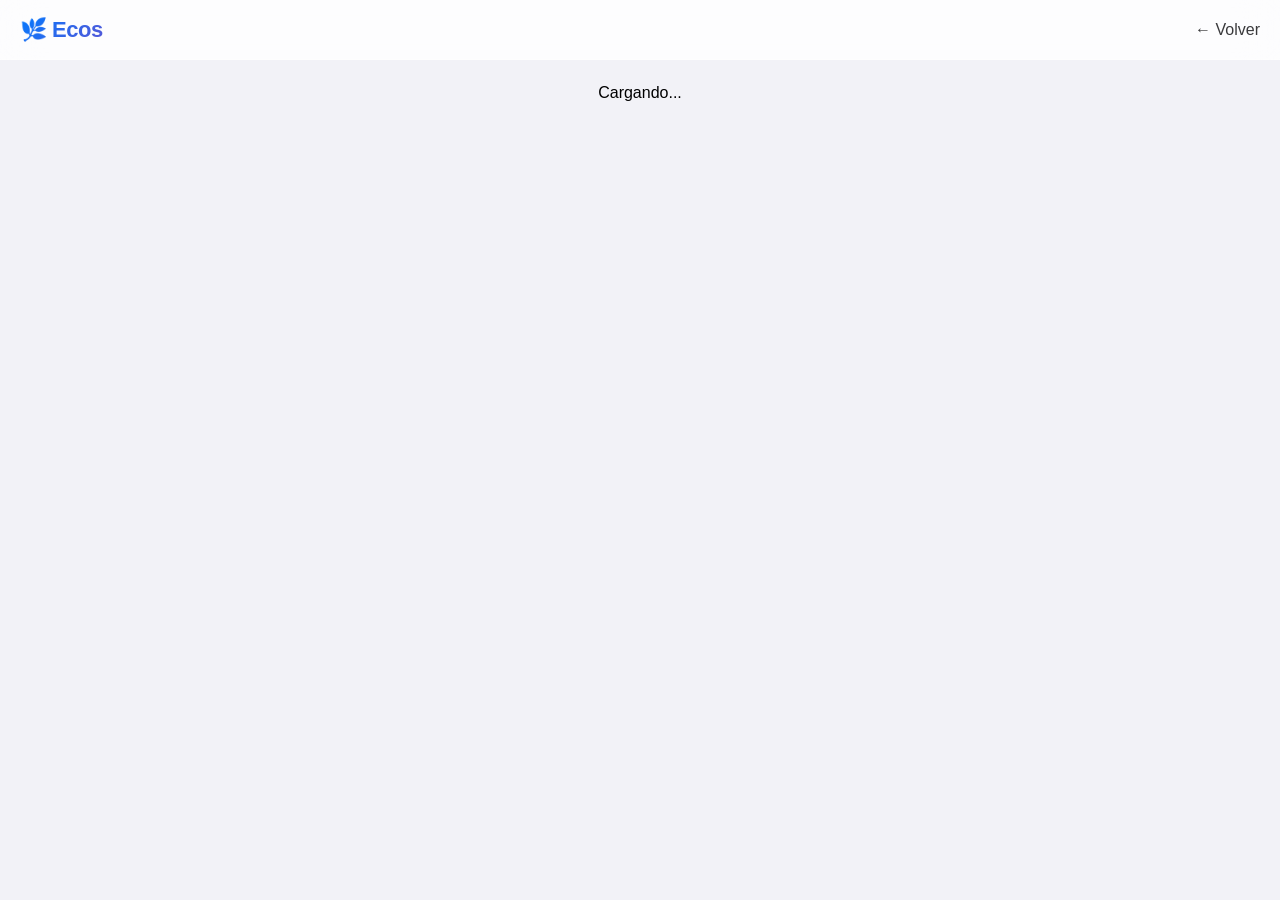
<file: pages/comunidad.html>
<!DOCTYPE html>
<html lang="es">
<head>
    <meta charset="UTF-8">
    <meta name="viewport" content="width=device-width, initial-scale=1.0">
    <title>Ecos - Comunidad</title>
    <link rel="stylesheet" href="../css/style.css">
    <style>
        .community-header { position:relative; margin-bottom:16px; }
        .community-cover { width:100%; height:140px; background:linear-gradient(135deg,var(--primary),var(--secondary)); border-radius:16px; object-fit:cover; }
        .community-avatar { width:72px; height:72px; border-radius:50%; border:4px solid var(--bg-card); margin-top:-36px; margin-left:20px; object-fit:cover; }
        .community-info { padding:0 20px 16px; }
        .community-name { font-size:22px; font-weight:700; }
        .community-desc { color:var(--text-tertiary); font-size:14px; }
        .community-stats { display:flex; gap:24px; margin:8px 0; }
        .stat-number { font-weight:700; }
        .stat-label { color:var(--text-tertiary); font-size:12px; }
        .btn { display:inline-flex; align-items:center; justify-content:center; gap:8px; padding:12px 24px; border:none; border-radius:12px; font-size:15px; font-weight:600; cursor:pointer; transition:all 0.3s; }
        .btn-primary { background:linear-gradient(135deg,#007AFF,#5856D6); color:#fff; }
        .btn-primary:hover { transform:translateY(-2px); box-shadow:0 8px 30px rgba(0,122,255,0.3); }
        .btn-outline { background:transparent; border:2px solid var(--primary); color:var(--primary); }
        .btn-outline:hover { background:var(--primary); color:#fff; }
        .btn-block { width:100%; }
        .post-card { background:var(--bg-card); border-radius:16px; padding:16px 20px; margin-bottom:16px; box-shadow:var(--shadow); border:1px solid var(--border-color); }
    </style>
</head>
<body>
    <nav class="navbar">
        <div class="logo">🌿 Ecos</div>
        <div class="nav-links"><a href="../index.html" style="color:var(--text-secondary);text-decoration:none;">← Volver</a></div>
    </nav>

    <div class="container" style="padding-bottom:80px;">
        <div id="communityContainer"><p style="text-align:center;padding:20px;">Cargando...</p></div>
        <div id="postsContainer"></div>
    </div>

    <script type="importmap">{"imports":{"@supabase/supabase-js":"https://esm.sh/@supabase/supabase-js@2"}}</script>
    <script type="module">
        import { createClient } from '@supabase/supabase-js';
        const supabaseAuth = createClient('https://ecos-auth.supabase.co','eyJhbGciOiJIUzI1NiIsInR5cCI6IkpXVCJ9.eyJpc3MiOiJzdXBhYmFzZSIsInJlZiI6ImVjb3MtYXV0aCIsInJvbGUiOiJhbm9uIiwiaWF0IjoxNzE5MjM0NTY3LCJleHAiOjIwMzQ4MDU0Njd9.ejemploClaveAuth1234567890');
        const supabaseContent = createClient('https://ecos-content.supabase.co','eyJhbGciOiJIUzI1NiIsInR5cCI6IkpXVCJ9.eyJpc3MiOiJzdXBhYmFzZSIsInJlZiI6ImVjb3MtY29udGVudCIsInJvbGUiOiJhbm9uIiwiaWF0IjoxNzE5MjM0NTY4LCJleHAiOjIwMzQ4MDU0Njh9.ejemploClaveContent1234567890');

        const urlParams = new URLSearchParams(window.location.search);
        const comunidadId = urlParams.get('id');

        const { data: { session } } = await supabaseAuth.auth.getSession();
        if (!session) window.location.href = 'login.html';

        async function loadCommunity() {
            const { data: community, error } = await supabaseContent.from('comunidades').select('*').eq('id', comunidadId).single();
            if (error || !community) {
                document.getElementById('communityContainer').innerHTML = '<p style="color:var(--danger);">❌ Comunidad no encontrada</p>';
                return;
            }

            document.getElementById('communityContainer').innerHTML = `
                <div class="community-header">
                    <img class="community-cover" src="${community.portada_url || 'https://picsum.photos/seed/'+community.id+'/600/200'}">
                    <img class="community-avatar" src="${community.avatar_url || 'https://ui-avatars.com/api/?name='+community.nombre+'&background=5856D6&color=fff&size=72'}">
                    <div class="community-info">
                        <div class="community-name">🏛️ ${community.nombre}</div>
                        <div class="community-desc">${community.descripcion || 'Sin descripción'}</div>
                        <div class="community-stats">
                            <div><span class="stat-number">${community.miembros || 0}</span> <span class="stat-label">miembros</span></div>
                            <div><span class="stat-number">${community.posts || 0}</span> <span class="stat-label">publicaciones</span></div>
                        </div>
                        <button class="btn btn-primary btn-block" id="joinBtn">🔗 Unirse a la comunidad</button>
                    </div>
                </div>
            `;

            loadPosts();
        }

        async function loadPosts() {
            const { data: posts } = await supabaseContent.from('publicaciones').select('*').eq('comunidad_id', comunidadId).order('creado_en', { ascending: false });
            const container = document.getElementById('postsContainer');
            if (!posts || posts.length === 0) {
                container.innerHTML = '<p style="text-align:center;color:var(--text-tertiary);padding:20px;">📭 No hay publicaciones en esta comunidad</p>';
                return;
            }
            let html = '';
            for (const p of posts) {
                const isEco = p.tipo === 'eco';
                html += `
                    <div class="post-card">
                        <div class="post-header">
                            <img class="post-avatar" src="https://ui-avatars.com/api/?name=U&background=007AFF&color=fff">
                            <div><div class="post-user">Usuario</div><div class="post-username">${new Date(p.creado_en).toLocaleDateString()}</div></div>
                        </div>
                        ${p.titulo ? `<h3>${p.titulo}</h3>` : ''}
                        <div class="post-content">${p.contenido || ''}</div>
                        ${p.media_url ? (isEco ? `<video class="post-media" controls src="${p.media_url}"></video>` : `<img class="post-media" src="${p.media_url}">`) : ''}
                        ${isEco ? '<span style="background:var(--primary-light);color:var(--primary);padding:2px 12px;border-radius:30px;font-size:12px;">🎬 Eco</span>' : ''}
                        <div class="post-actions">
                            <button>❤️ ${p.likes || 0}</button>
                            <button onclick="window.location.href='post.html?id=${p.id}'">💬 ${p.comentarios || 0}</button>
                        </div>
                    </div>
                `;
            }
            container.innerHTML = html;
        }

        loadCommunity();
    </script>
</body>
</html>
</file>
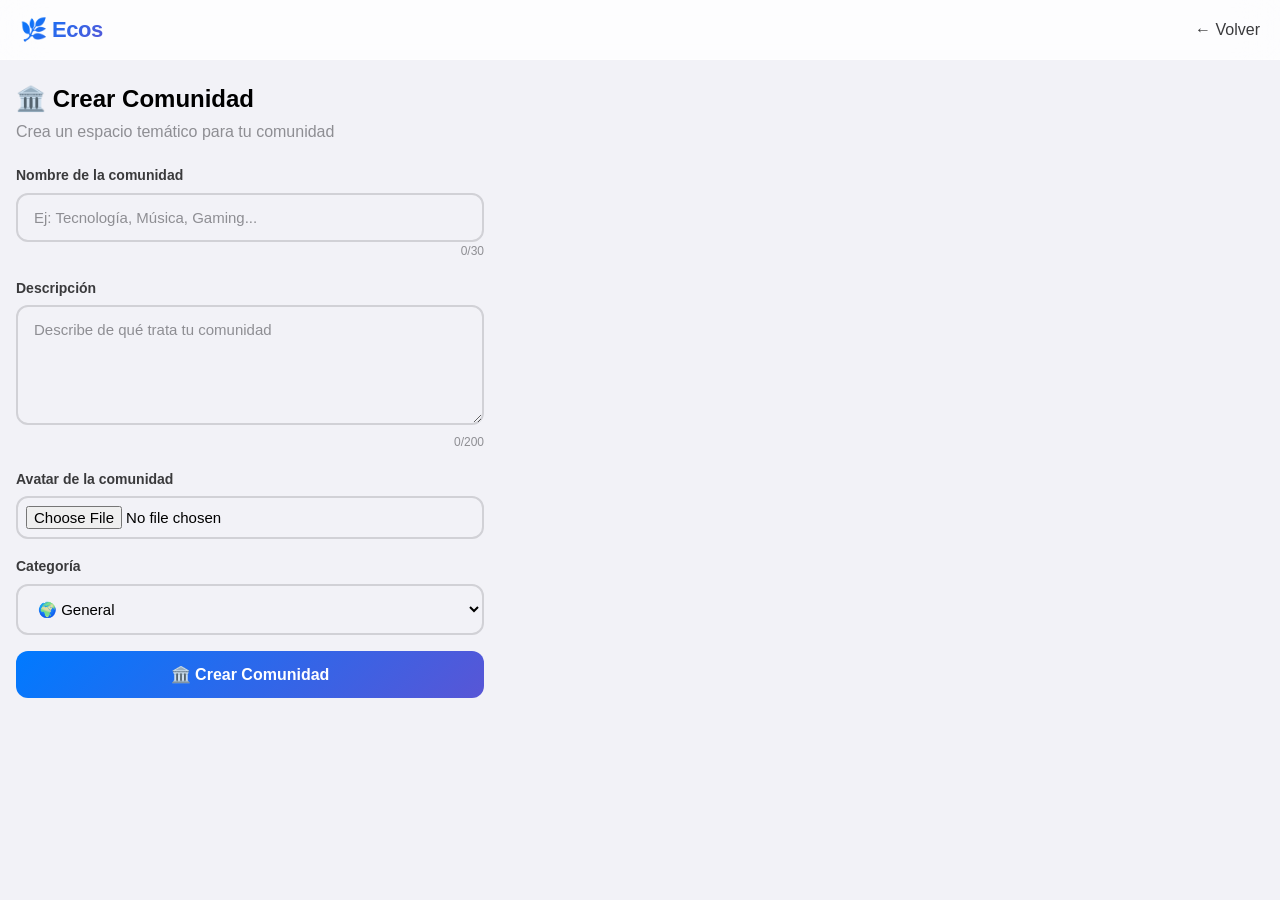
<file: pages/crear-comunidad.html>
<!DOCTYPE html>
<html lang="es">
<head>
    <meta charset="UTF-8">
    <meta name="viewport" content="width=device-width, initial-scale=1.0">
    <title>Ecos - Crear Comunidad</title>
    <link rel="stylesheet" href="../css/style.css">
    <style>
        .btn { display:inline-flex; align-items:center; justify-content:center; gap:8px; padding:14px 28px; border:none; border-radius:12px; font-size:16px; font-weight:600; cursor:pointer; transition:all 0.3s; }
        .btn-primary { background:linear-gradient(135deg,#007AFF,#5856D6); color:#fff; }
        .btn-primary:hover { transform:translateY(-2px); box-shadow:0 8px 30px rgba(0,122,255,0.3); }
        .btn-block { width:100%; }
        .char-counter { text-align:right; font-size:12px; color:var(--text-tertiary); }
        .char-counter.limit { color:var(--danger); }
        .preview-avatar { width:80px; height:80px; border-radius:50%; object-fit:cover; border:3px solid var(--primary); margin:10px 0; }
    </style>
</head>
<body>
    <nav class="navbar">
        <div class="logo">🌿 Ecos</div>
        <div class="nav-links"><a href="../index.html" style="color:var(--text-secondary);text-decoration:none;">← Volver</a></div>
    </nav>

    <div class="container" style="max-width:500px;padding:20px 16px;">
        <h2>🏛️ Crear Comunidad</h2>
        <p style="color:var(--text-tertiary);margin-bottom:20px;">Crea un espacio temático para tu comunidad</p>

        <form id="comunidadForm">
            <div class="input-group">
                <label>Nombre de la comunidad</label>
                <input type="text" class="input" id="nombre" placeholder="Ej: Tecnología, Música, Gaming..." required maxlength="30">
                <div class="char-counter" id="nameCounter">0/30</div>
            </div>

            <div class="input-group">
                <label>Descripción</label>
                <textarea class="input" id="descripcion" placeholder="Describe de qué trata tu comunidad" rows="3" required maxlength="200"></textarea>
                <div class="char-counter" id="descCounter">0/200</div>
            </div>

            <div class="input-group">
                <label>Avatar de la comunidad</label>
                <input type="file" class="input" id="avatarFile" accept="image/*" style="padding:8px;">
                <div id="avatarPreview"></div>
            </div>

            <div class="input-group">
                <label>Categoría</label>
                <select class="input" id="categoria">
                    <option value="general">🌍 General</option>
                    <option value="tecnologia">💻 Tecnología</option>
                    <option value="musica">🎵 Música</option>
                    <option value="gaming">🎮 Gaming</option>
                    <option value="arte">🎨 Arte</option>
                    <option value="ciencia">🔬 Ciencia</option>
                    <option value="deportes">⚽ Deportes</option>
                    <option value="otros">📌 Otros</option>
                </select>
            </div>

            <button type="submit" class="btn btn-primary btn-block" id="submitBtn">🏛️ Crear Comunidad</button>
        </form>
        <div id="result" style="margin-top:16px;"></div>
    </div>

    <script type="importmap">{"imports":{"@supabase/supabase-js":"https://esm.sh/@supabase/supabase-js@2"}}</script>
    <script type="module">
        import { createClient } from '@supabase/supabase-js';
        const supabaseAuth = createClient('https://ecos-auth.supabase.co','eyJhbGciOiJIUzI1NiIsInR5cCI6IkpXVCJ9.eyJpc3MiOiJzdXBhYmFzZSIsInJlZiI6ImVjb3MtYXV0aCIsInJvbGUiOiJhbm9uIiwiaWF0IjoxNzE5MjM0NTY3LCJleHAiOjIwMzQ4MDU0Njd9.ejemploClaveAuth1234567890');
        const supabaseContent = createClient('https://ecos-content.supabase.co','eyJhbGciOiJIUzI1NiIsInR5cCI6IkpXVCJ9.eyJpc3MiOiJzdXBhYmFzZSIsInJlZiI6ImVjb3MtY29udGVudCIsInJvbGUiOiJhbm9uIiwiaWF0IjoxNzE5MjM0NTY4LCJleHAiOjIwMzQ4MDU0Njh9.ejemploClaveContent1234567890');

        const form = document.getElementById('comunidadForm');
        const result = document.getElementById('result');
        const submitBtn = document.getElementById('submitBtn');
        const nombre = document.getElementById('nombre');
        const descripcion = document.getElementById('descripcion');

        document.getElementById('nameCounter').textContent = '0/30';
        document.getElementById('descCounter').textContent = '0/200';

        nombre.addEventListener('input', () => {
            document.getElementById('nameCounter').textContent = `${nombre.value.length}/30`;
        });
        descripcion.addEventListener('input', () => {
            document.getElementById('descCounter').textContent = `${descripcion.value.length}/200`;
        });

        const { data: { session } } = await supabaseAuth.auth.getSession();
        if (!session) {
            result.innerHTML = '<p style="color:var(--danger);">⚠️ Inicia sesión para crear una comunidad</p>';
            submitBtn.disabled = true;
        }

        form.onsubmit = async (e) => {
            e.preventDefault();
            if (!session) { alert('Inicia sesión primero'); return; }
            const nombreVal = nombre.value.trim();
            const descVal = descripcion.value.trim();
            const file = document.getElementById('avatarFile').files[0];
            const categoria = document.getElementById('categoria').value;

            if (!nombreVal) { result.innerHTML = '<p style="color:var(--danger);">Ingresa un nombre</p>'; return; }

            submitBtn.disabled = true;
            submitBtn.textContent = '⏳ Creando...';
            result.innerHTML = '';

            try {
                let avatar_url = null;
                if (file) {
                    const fileName = `comunidades/${Date.now()}_${file.name}`;
                    const { error: upErr } = await supabaseContent.storage.from('comunidades').upload(fileName, file);
                    if (!upErr) {
                        const { data: { publicUrl } } = supabaseContent.storage.from('comunidades').getPublicUrl(fileName);
                        avatar_url = publicUrl;
                    }
                }

                const { error: dbErr } = await supabaseContent.from('comunidades').insert([{
                    nombre: nombreVal,
                    descripcion: descVal,
                    avatar_url: avatar_url,
                    categoria: categoria,
                    creador_id: session.user.id
                }]);
                if (dbErr) throw new Error(dbErr.message);

                result.innerHTML = '<div style="background:rgba(52,199,89,0.1);padding:16px;border-radius:12px;color:var(--success);">✅ ¡Comunidad creada! <a href="../index.html" style="color:var(--primary);">Volver al feed</a></div>';
                form.reset();
            } catch (err) {
                result.innerHTML = `<p style="color:var(--danger);">❌ ${err.message}</p>`;
            }
            submitBtn.disabled = false;
            submitBtn.textContent = '🏛️ Crear Comunidad';
        };
    </script>
</body>
</html>
</file>
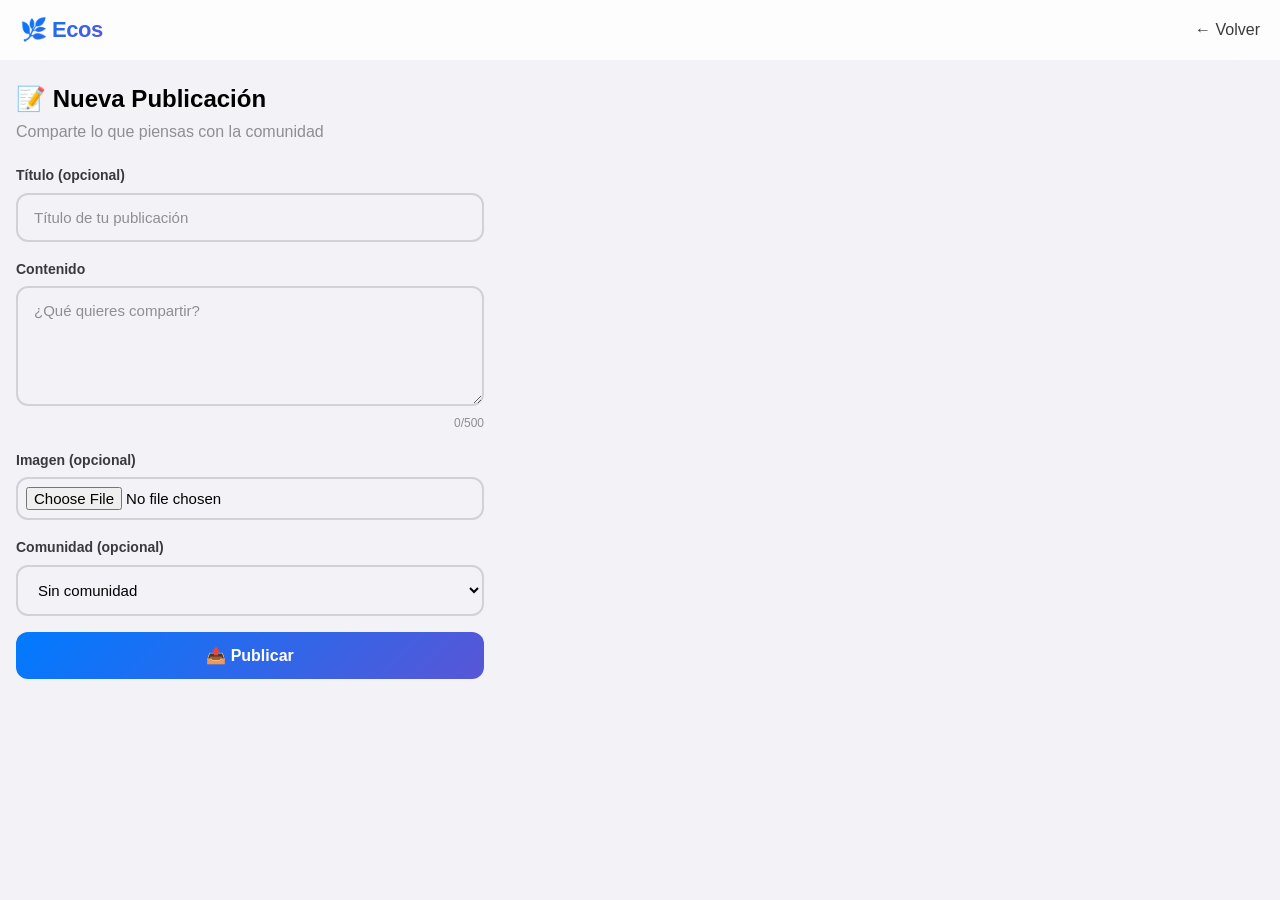
<file: pages/crear-publicacion.html>
<!DOCTYPE html>
<html lang="es">
<head>
    <meta charset="UTF-8">
    <meta name="viewport" content="width=device-width, initial-scale=1.0">
    <title>Ecos - Publicar</title>
    <link rel="stylesheet" href="../css/style.css">
    <style>
        .preview-img { max-width:100%; border-radius:12px; margin:10px 0; max-height:300px; object-fit:cover; }
        .char-counter { text-align:right; font-size:12px; color:var(--text-tertiary); }
        .char-counter.limit { color:var(--danger); }
        .btn { display:inline-flex; align-items:center; justify-content:center; gap:8px; padding:14px 28px; border:none; border-radius:12px; font-size:16px; font-weight:600; cursor:pointer; transition:all 0.3s; }
        .btn-primary { background:linear-gradient(135deg,#007AFF,#5856D6); color:#fff; }
        .btn-primary:hover { transform:translateY(-2px); box-shadow:0 8px 30px rgba(0,122,255,0.3); }
        .btn-block { width:100%; }
    </style>
</head>
<body>
    <nav class="navbar">
        <div class="logo">🌿 Ecos</div>
        <div class="nav-links"><a href="../index.html" style="color:var(--text-secondary);text-decoration:none;">← Volver</a></div>
    </nav>

    <div class="container" style="max-width:500px;padding:20px 16px;">
        <h2>📝 Nueva Publicación</h2>
        <p style="color:var(--text-tertiary);margin-bottom:20px;">Comparte lo que piensas con la comunidad</p>

        <form id="postForm">
            <div class="input-group">
                <label>Título (opcional)</label>
                <input type="text" class="input" id="titulo" placeholder="Título de tu publicación" maxlength="100">
            </div>

            <div class="input-group">
                <label>Contenido</label>
                <textarea class="input" id="contenido" placeholder="¿Qué quieres compartir?" rows="5" required maxlength="500"></textarea>
                <div class="char-counter" id="charCounter">0/500</div>
            </div>

            <div class="input-group">
                <label>Imagen (opcional)</label>
                <input type="file" class="input" id="imagenFile" accept="image/*" style="padding:8px;">
                <div id="previewContainer"></div>
            </div>

            <div class="input-group">
                <label>Comunidad (opcional)</label>
                <select class="input" id="comunidadSelect">
                    <option value="">Sin comunidad</option>
                </select>
            </div>

            <button type="submit" class="btn btn-primary btn-block" id="submitBtn">📤 Publicar</button>
        </form>
        <div id="result" style="margin-top:16px;"></div>
    </div>

    <script type="importmap">{"imports":{"@supabase/supabase-js":"https://esm.sh/@supabase/supabase-js@2"}}</script>
    <script type="module">
        import { createClient } from '@supabase/supabase-js';
        const supabaseAuth = createClient('https://ecos-auth.supabase.co','eyJhbGciOiJIUzI1NiIsInR5cCI6IkpXVCJ9.eyJpc3MiOiJzdXBhYmFzZSIsInJlZiI6ImVjb3MtYXV0aCIsInJvbGUiOiJhbm9uIiwiaWF0IjoxNzE5MjM0NTY3LCJleHAiOjIwMzQ4MDU0Njd9.ejemploClaveAuth1234567890');
        const supabaseContent = createClient('https://ecos-content.supabase.co','eyJhbGciOiJIUzI1NiIsInR5cCI6IkpXVCJ9.eyJpc3MiOiJzdXBhYmFzZSIsInJlZiI6ImVjb3MtY29udGVudCIsInJvbGUiOiJhbm9uIiwiaWF0IjoxNzE5MjM0NTY4LCJleHAiOjIwMzQ4MDU0Njh9.ejemploClaveContent1234567890');

        const form = document.getElementById('postForm');
        const result = document.getElementById('result');
        const submitBtn = document.getElementById('submitBtn');
        const contenido = document.getElementById('contenido');
        const charCounter = document.getElementById('charCounter');
        const imagenFile = document.getElementById('imagenFile');
        const previewContainer = document.getElementById('previewContainer');

        contenido.addEventListener('input', () => {
            const len = contenido.value.length;
            charCounter.textContent = `${len}/500`;
            charCounter.classList.toggle('limit', len > 450);
        });

        imagenFile.addEventListener('change', () => {
            previewContainer.innerHTML = '';
            if (imagenFile.files.length) {
                const url = URL.createObjectURL(imagenFile.files[0]);
                previewContainer.innerHTML = `<img class="preview-img" src="${url}">`;
            }
        });

        const { data: { session } } = await supabaseAuth.auth.getSession();
        if (!session) {
            result.innerHTML = '<p style="color:var(--danger);">⚠️ Inicia sesión para publicar</p>';
            submitBtn.disabled = true;
        }

        // Cargar comunidades
        const { data: comunidades } = await supabaseContent.from('comunidades').select('id,nombre');
        const select = document.getElementById('comunidadSelect');
        if (comunidades) {
            for (const c of comunidades) {
                const opt = document.createElement('option');
                opt.value = c.id;
                opt.textContent = c.nombre;
                select.appendChild(opt);
            }
        }

        form.onsubmit = async (e) => {
            e.preventDefault();
            if (!session) { alert('Inicia sesión primero'); return; }
            const titulo = document.getElementById('titulo').value;
            const contenidoVal = contenido.value;
            const file = imagenFile.files[0];
            const comunidadId = select.value;

            if (!contenidoVal.trim()) {
                result.innerHTML = '<p style="color:var(--danger);">Escribe algo para publicar</p>';
                return;
            }

            submitBtn.disabled = true;
            submitBtn.textContent = '⏳ Publicando...';
            result.innerHTML = '';

            try {
                let media_url = null;
                if (file) {
                    const fileName = `imagenes/${Date.now()}_${file.name}`;
                    const { error: upErr } = await supabaseContent.storage.from('imagenes').upload(fileName, file);
                    if (!upErr) {
                        const { data: { publicUrl } } = supabaseContent.storage.from('imagenes').getPublicUrl(fileName);
                        media_url = publicUrl;
                    }
                }

                const postData = {
                    usuario_id: session.user.id,
                    titulo: titulo,
                    contenido: contenidoVal,
                    tipo: 'texto',
                    media_url: media_url
                };
                if (comunidadId) postData.comunidad_id = comunidadId;

                const { error: dbErr } = await supabaseContent.from('publicaciones').insert([postData]);
                if (dbErr) throw new Error(dbErr.message);

                result.innerHTML = '<div style="background:rgba(52,199,89,0.1);padding:16px;border-radius:12px;color:var(--success);">✅ ¡Publicación creada! <a href="../index.html" style="color:var(--primary);">Volver al feed</a></div>';
                form.reset();
                previewContainer.innerHTML = '';
            } catch (err) {
                result.innerHTML = `<p style="color:var(--danger);">❌ ${err.message}</p>`;
            }
            submitBtn.disabled = false;
            submitBtn.textContent = '📤 Publicar';
        };
    </script>
</body>
</html>
</file>
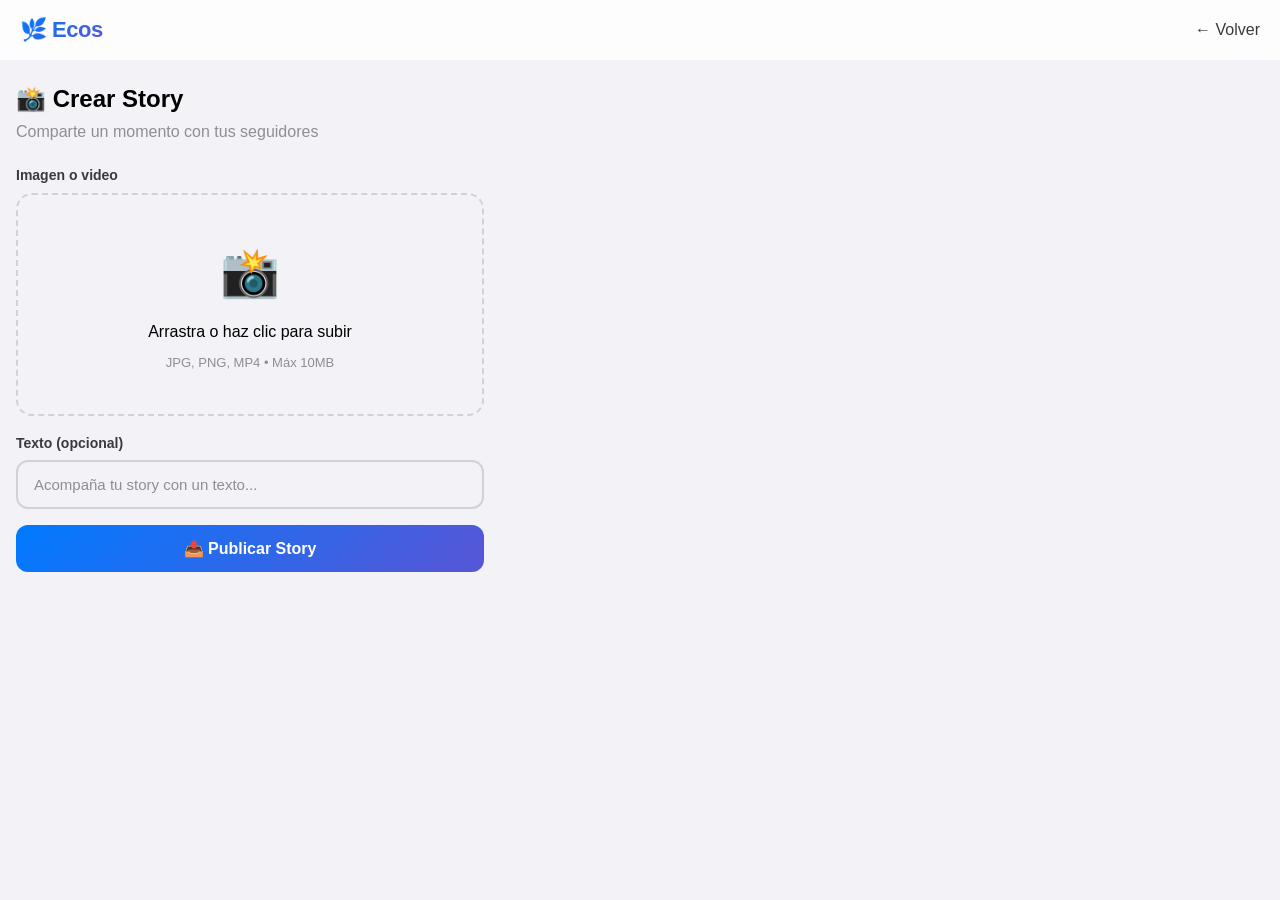
<file: pages/crear-story.html>
<!DOCTYPE html>
<html lang="es">
<head>
    <meta charset="UTF-8">
    <meta name="viewport" content="width=device-width, initial-scale=1.0">
    <title>Ecos - Crear Story</title>
    <link rel="stylesheet" href="../css/style.css">
    <style>
        .drop-zone { border:2px dashed var(--border-color); border-radius:16px; padding:40px; text-align:center; cursor:pointer; transition:all 0.3s; background:var(--bg-primary); }
        .drop-zone:hover { border-color:var(--primary); background:var(--primary-light); }
        .drop-zone.dragover { border-color:var(--primary); background:var(--primary-light); }
        .preview-image { width:100%; border-radius:12px; margin:10px 0; max-height:400px; object-fit:cover; }
        .btn { display:inline-flex; align-items:center; justify-content:center; gap:8px; padding:14px 28px; border:none; border-radius:12px; font-size:16px; font-weight:600; cursor:pointer; transition:all 0.3s; }
        .btn-primary { background:linear-gradient(135deg,#007AFF,#5856D6); color:#fff; }
        .btn-primary:hover { transform:translateY(-2px); box-shadow:0 8px 30px rgba(0,122,255,0.3); }
        .btn-block { width:100%; }
    </style>
</head>
<body>
    <nav class="navbar">
        <div class="logo">🌿 Ecos</div>
        <div class="nav-links"><a href="../index.html" style="color:var(--text-secondary);text-decoration:none;">← Volver</a></div>
    </nav>

    <div class="container" style="max-width:500px;padding:20px 16px;">
        <h2>📸 Crear Story</h2>
        <p style="color:var(--text-tertiary);margin-bottom:20px;">Comparte un momento con tus seguidores</p>

        <form id="storyForm">
            <div class="input-group">
                <label>Imagen o video</label>
                <div class="drop-zone" id="dropZone">
                    <div style="font-size:48px;">📸</div>
                    <p style="margin:8px 0;">Arrastra o haz clic para subir</p>
                    <p style="font-size:13px;color:var(--text-tertiary);">JPG, PNG, MP4 • Máx 10MB</p>
                    <input type="file" id="mediaInput" accept="image/*,video/*" style="display:none;" required>
                </div>
                <div id="previewContainer"></div>
                <div id="fileInfo" style="font-size:13px;color:var(--text-tertiary);margin-top:8px;"></div>
            </div>

            <div class="input-group">
                <label>Texto (opcional)</label>
                <input type="text" class="input" id="texto" placeholder="Acompaña tu story con un texto..." maxlength="100">
            </div>

            <button type="submit" class="btn btn-primary btn-block" id="submitBtn">📤 Publicar Story</button>
        </form>
        <div id="result" style="margin-top:16px;"></div>
    </div>

    <script type="importmap">{"imports":{"@supabase/supabase-js":"https://esm.sh/@supabase/supabase-js@2"}}</script>
    <script type="module">
        import { createClient } from '@supabase/supabase-js';
        const supabaseAuth = createClient('https://ecos-auth.supabase.co','eyJhbGciOiJIUzI1NiIsInR5cCI6IkpXVCJ9.eyJpc3MiOiJzdXBhYmFzZSIsInJlZiI6ImVjb3MtYXV0aCIsInJvbGUiOiJhbm9uIiwiaWF0IjoxNzE5MjM0NTY3LCJleHAiOjIwMzQ4MDU0Njd9.ejemploClaveAuth1234567890');
        const supabaseContent = createClient('https://ecos-content.supabase.co','eyJhbGciOiJIUzI1NiIsInR5cCI6IkpXVCJ9.eyJpc3MiOiJzdXBhYmFzZSIsInJlZiI6ImVjb3MtY29udGVudCIsInJvbGUiOiJhbm9uIiwiaWF0IjoxNzE5MjM0NTY4LCJleHAiOjIwMzQ4MDU0Njh9.ejemploClaveContent1234567890');

        const form = document.getElementById('storyForm');
        const result = document.getElementById('result');
        const submitBtn = document.getElementById('submitBtn');
        const dropZone = document.getElementById('dropZone');
        const mediaInput = document.getElementById('mediaInput');
        const previewContainer = document.getElementById('previewContainer');
        const fileInfo = document.getElementById('fileInfo');

        dropZone.addEventListener('click', () => mediaInput.click());
        dropZone.addEventListener('dragover', (e) => { e.preventDefault(); dropZone.classList.add('dragover'); });
        dropZone.addEventListener('dragleave', () => dropZone.classList.remove('dragover'));
        dropZone.addEventListener('drop', (e) => {
            e.preventDefault();
            dropZone.classList.remove('dragover');
            if (e.dataTransfer.files.length) mediaInput.files = e.dataTransfer.files;
            handleFile(mediaInput.files[0]);
        });

        mediaInput.addEventListener('change', () => { if (mediaInput.files.length) handleFile(mediaInput.files[0]); });

        function handleFile(file) {
            if (!file) return;
            if (file.size > 10 * 1024 * 1024) {
                alert('❌ El archivo no puede superar los 10MB');
                return;
            }
            const url = URL.createObjectURL(file);
            const isVideo = file.type.startsWith('video/');
            previewContainer.innerHTML = isVideo ? 
                `<video class="preview-image" controls src="${url}"></video>` :
                `<img class="preview-image" src="${url}">`;
            dropZone.style.display = 'none';
            fileInfo.textContent = `📎 ${file.name} (${(file.size/1024/1024).toFixed(1)} MB)`;
        }

        const { data: { session } } = await supabaseAuth.auth.getSession();
        if (!session) {
            result.innerHTML = '<p style="color:var(--danger);">⚠️ Inicia sesión para publicar</p>';
            submitBtn.disabled = true;
        }

        form.onsubmit = async (e) => {
            e.preventDefault();
            if (!session) { alert('Inicia sesión primero'); return; }
            const file = mediaInput.files[0];
            const texto = document.getElementById('texto').value;

            if (!file) { result.innerHTML = '<p style="color:var(--danger);">Selecciona un archivo</p>'; return; }

            submitBtn.disabled = true;
            submitBtn.textContent = '⏳ Subiendo...';
            result.innerHTML = '';

            try {
                const isVideo = file.type.startsWith('video/');
                const folder = isVideo ? 'stories-videos' : 'stories';
                const fileName = `${folder}/${session.user.id}_${Date.now()}_${file.name}`;
                const { error: upErr } = await supabaseContent.storage.from(folder).upload(fileName, file);
                if (upErr) throw new Error(upErr.message);
                const { data: { publicUrl } } = supabaseContent.storage.from(folder).getPublicUrl(fileName);

                const { error: dbErr } = await supabaseContent.from('stories').insert([{
                    usuario_id: session.user.id,
                    media_url: publicUrl,
                    texto: texto,
                    tipo: isVideo ? 'video' : 'imagen'
                }]);
                if (dbErr) throw new Error(dbErr.message);

                result.innerHTML = '<div style="background:rgba(52,199,89,0.1);padding:16px;border-radius:12px;color:var(--success);">✅ Story publicada! <a href="../index.html" style="color:var(--primary);">Volver al feed</a></div>';
                form.reset();
                dropZone.style.display = 'block';
                previewContainer.innerHTML = '';
                fileInfo.textContent = '';
            } catch (err) {
                result.innerHTML = `<p style="color:var(--danger);">❌ ${err.message}</p>`;
            }
            submitBtn.disabled = false;
            submitBtn.textContent = '📤 Publicar Story';
        };
    </script>
</body>
</html>
</file>
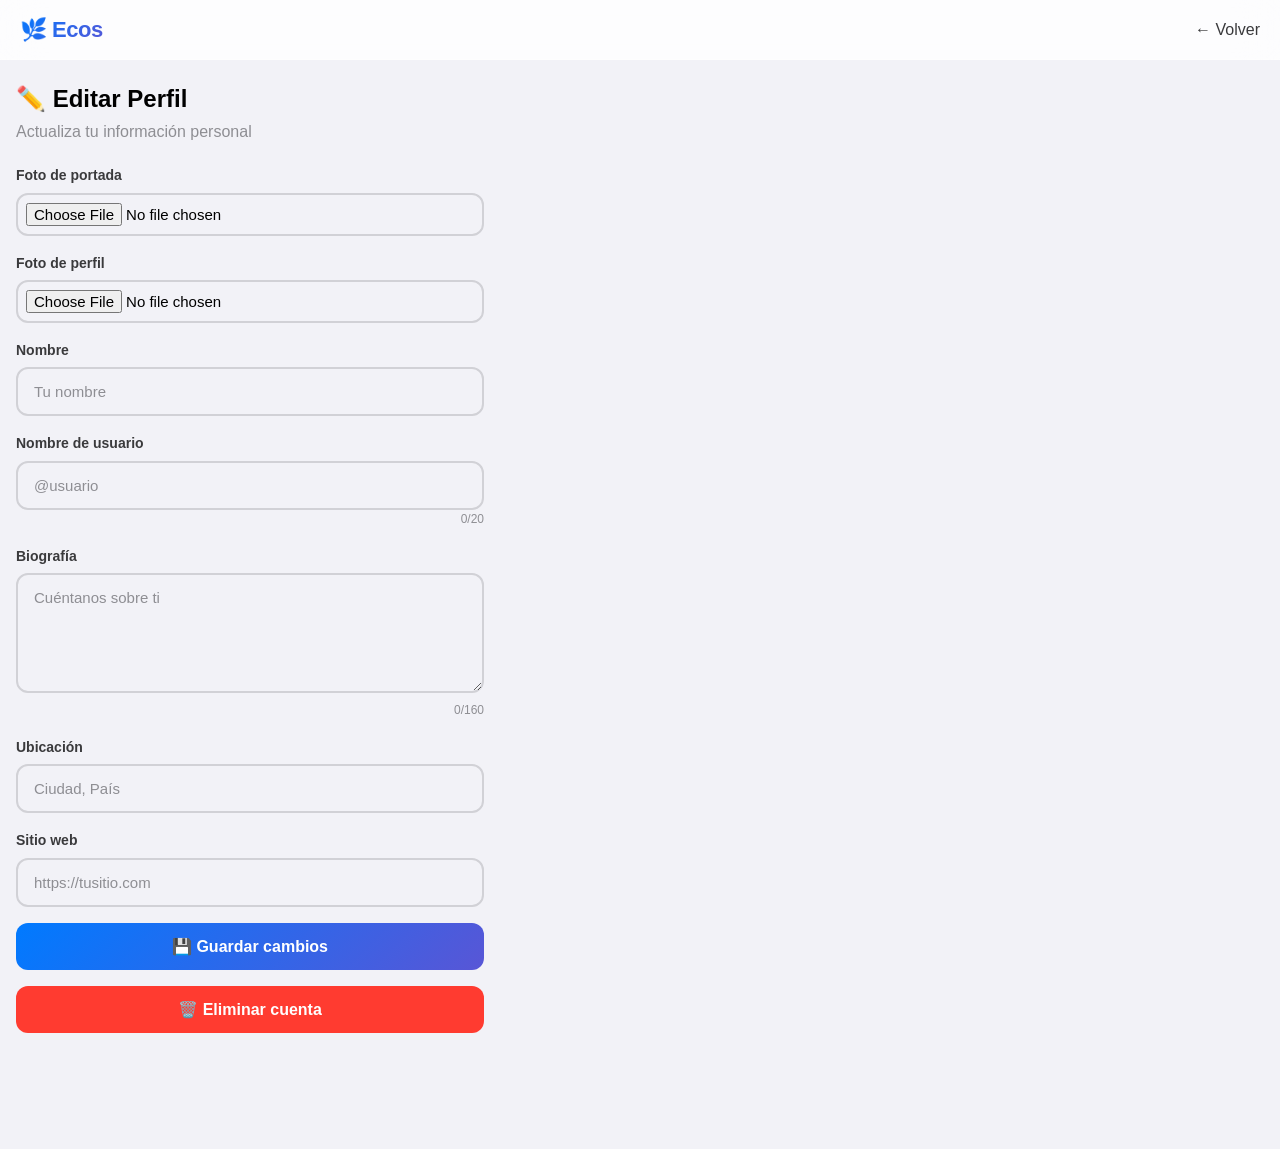
<file: pages/editar-perfil.html>
<!DOCTYPE html>
<html lang="es">
<head>
    <meta charset="UTF-8">
    <meta name="viewport" content="width=device-width, initial-scale=1.0">
    <title>Ecos - Editar Perfil</title>
    <link rel="stylesheet" href="../css/style.css">
    <style>
        .preview-avatar { width:100px; height:100px; border-radius:50%; object-fit:cover; border:3px solid var(--primary); margin:10px auto; display:block; }
        .preview-cover { width:100%; height:150px; border-radius:12px; object-fit:cover; margin:10px 0; }
        .btn { display:inline-flex; align-items:center; justify-content:center; gap:8px; padding:14px 28px; border:none; border-radius:12px; font-size:16px; font-weight:600; cursor:pointer; transition:all 0.3s; }
        .btn-primary { background:linear-gradient(135deg,#007AFF,#5856D6); color:#fff; }
        .btn-primary:hover { transform:translateY(-2px); box-shadow:0 8px 30px rgba(0,122,255,0.3); }
        .btn-block { width:100%; }
        .btn-danger { background:#FF3B30; color:#fff; }
        .btn-danger:hover { transform:translateY(-2px); box-shadow:0 8px 30px rgba(255,59,48,0.3); }
        .char-counter { text-align:right; font-size:12px; color:var(--text-tertiary); }
        .char-counter.limit { color:var(--danger); }
    </style>
</head>
<body>
    <nav class="navbar">
        <div class="logo">🌿 Ecos</div>
        <div class="nav-links"><a href="perfil.html" style="color:var(--text-secondary);text-decoration:none;">← Volver</a></div>
    </nav>

    <div class="container" style="max-width:500px;padding:20px 16px;">
        <h2>✏️ Editar Perfil</h2>
        <p style="color:var(--text-tertiary);margin-bottom:20px;">Actualiza tu información personal</p>

        <form id="perfilForm">
            <div class="input-group">
                <label>Foto de portada</label>
                <input type="file" class="input" id="coverFile" accept="image/*" style="padding:8px;">
                <img class="preview-cover" id="coverPreview" style="display:none;">
            </div>

            <div class="input-group">
                <label>Foto de perfil</label>
                <input type="file" class="input" id="avatarFile" accept="image/*" style="padding:8px;">
                <img class="preview-avatar" id="avatarPreview" style="display:none;">
            </div>

            <div class="input-group">
                <label>Nombre</label>
                <input type="text" class="input" id="nombre" placeholder="Tu nombre" maxlength="50">
            </div>

            <div class="input-group">
                <label>Nombre de usuario</label>
                <input type="text" class="input" id="username" placeholder="@usuario" maxlength="20" required>
                <div class="char-counter" id="usernameCounter">0/20</div>
            </div>

            <div class="input-group">
                <label>Biografía</label>
                <textarea class="input" id="bio" placeholder="Cuéntanos sobre ti" rows="3" maxlength="160"></textarea>
                <div class="char-counter" id="bioCounter">0/160</div>
            </div>

            <div class="input-group">
                <label>Ubicación</label>
                <input type="text" class="input" id="ubicacion" placeholder="Ciudad, País" maxlength="50">
            </div>

            <div class="input-group">
                <label>Sitio web</label>
                <input type="url" class="input" id="website" placeholder="https://tusitio.com" maxlength="100">
            </div>

            <button type="submit" class="btn btn-primary btn-block" id="submitBtn">💾 Guardar cambios</button>
        </form>

        <div style="margin-top:16px;">
            <button class="btn btn-danger btn-block" id="deleteAccountBtn" style="background:#FF3B30;color:#fff;">🗑️ Eliminar cuenta</button>
        </div>

        <div id="result" style="margin-top:16px;"></div>
    </div>

    <script type="importmap">{"imports":{"@supabase/supabase-js":"https://esm.sh/@supabase/supabase-js@2"}}</script>
    <script type="module">
        import { createClient } from '@supabase/supabase-js';
        const supabaseAuth = createClient('https://ecos-auth.supabase.co','eyJhbGciOiJIUzI1NiIsInR5cCI6IkpXVCJ9.eyJpc3MiOiJzdXBhYmFzZSIsInJlZiI6ImVjb3MtYXV0aCIsInJvbGUiOiJhbm9uIiwiaWF0IjoxNzE5MjM0NTY3LCJleHAiOjIwMzQ4MDU0Njd9.ejemploClaveAuth1234567890');
        const supabaseContent = createClient('https://ecos-content.supabase.co','eyJhbGciOiJIUzI1NiIsInR5cCI6IkpXVCJ9.eyJpc3MiOiJzdXBhYmFzZSIsInJlZiI6ImVjb3MtY29udGVudCIsInJvbGUiOiJhbm9uIiwiaWF0IjoxNzE5MjM0NTY4LCJleHAiOjIwMzQ4MDU0Njh9.ejemploClaveContent1234567890');

        const form = document.getElementById('perfilForm');
        const result = document.getElementById('result');
        const submitBtn = document.getElementById('submitBtn');
        const username = document.getElementById('username');
        const bio = document.getElementById('bio');

        document.getElementById('usernameCounter').textContent = '0/20';
        document.getElementById('bioCounter').textContent = '0/160';

        username.addEventListener('input', () => {
            document.getElementById('usernameCounter').textContent = `${username.value.length}/20`;
        });
        bio.addEventListener('input', () => {
            document.getElementById('bioCounter').textContent = `${bio.value.length}/160`;
        });

        const { data: { session } } = await supabaseAuth.auth.getSession();
        if (!session) window.location.href = 'login.html';

        // Cargar perfil actual
        const { data: profile } = await supabaseAuth.from('perfiles').select('*').eq('id', session.user.id).single();
        if (profile) {
            document.getElementById('nombre').value = profile.nombre || '';
            document.getElementById('username').value = profile.username || '';
            document.getElementById('bio').value = profile.bio || '';
            document.getElementById('ubicacion').value = profile.ubicacion || '';
            document.getElementById('website').value = profile.website || '';
            if (profile.avatar_url) {
                const img = document.getElementById('avatarPreview');
                img.src = profile.avatar_url;
                img.style.display = 'block';
            }
            if (profile.portada_url) {
                const img = document.getElementById('coverPreview');
                img.src = profile.portada_url;
                img.style.display = 'block';
            }
        }

        // Previsualizar avatar
        document.getElementById('avatarFile').addEventListener('change', () => {
            const file = document.getElementById('avatarFile').files[0];
            if (file) {
                const img = document.getElementById('avatarPreview');
                img.src = URL.createObjectURL(file);
                img.style.display = 'block';
            }
        });

        // Previsualizar portada
        document.getElementById('coverFile').addEventListener('change', () => {
            const file = document.getElementById('coverFile').files[0];
            if (file) {
                const img = document.getElementById('coverPreview');
                img.src = URL.createObjectURL(file);
                img.style.display = 'block';
            }
        });

        form.onsubmit = async (e) => {
            e.preventDefault();
            submitBtn.disabled = true;
            submitBtn.textContent = '⏳ Guardando...';
            result.innerHTML = '';

            try {
                const nombre = document.getElementById('nombre').value;
                const usernameVal = document.getElementById('username').value;
                const bioVal = document.getElementById('bio').value;
                const ubicacion = document.getElementById('ubicacion').value;
                const website = document.getElementById('website').value;
                const avatarFile = document.getElementById('avatarFile').files[0];
                const coverFile = document.getElementById('coverFile').files[0];

                let avatar_url = profile?.avatar_url || null;
                let portada_url = profile?.portada_url || null;

                if (avatarFile) {
                    const fileName = `avatars/${session.user.id}_${Date.now()}.jpg`;
                    const { error } = await supabaseContent.storage.from('avatars').upload(fileName, avatarFile);
                    if (!error) {
                        const { data: { publicUrl } } = supabaseContent.storage.from('avatars').getPublicUrl(fileName);
                        avatar_url = publicUrl;
                    }
                }

                if (coverFile) {
                    const fileName = `portadas/${session.user.id}_${Date.now()}.jpg`;
                    const { error } = await supabaseContent.storage.from('portadas').upload(fileName, coverFile);
                    if (!error) {
                        const { data: { publicUrl } } = supabaseContent.storage.from('portadas').getPublicUrl(fileName);
                        portada_url = publicUrl;
                    }
                }

                const { error } = await supabaseAuth.from('perfiles').upsert({
                    id: session.user.id,
                    nombre: nombre,
                    username: usernameVal,
                    bio: bioVal,
                    ubicacion: ubicacion,
                    website: website,
                    avatar_url: avatar_url,
                    portada_url: portada_url,
                    updated_at: new Date()
                });

                if (error) throw new Error(error.message);

                result.innerHTML = '<div style="background:rgba(52,199,89,0.1);padding:16px;border-radius:12px;color:var(--success);">✅ Perfil actualizado correctamente</div>';
                setTimeout(() => window.location.href = 'perfil.html', 1500);
            } catch (err) {
                result.innerHTML = `<p style="color:var(--danger);">❌ ${err.message}</p>`;
            }
            submitBtn.disabled = false;
            submitBtn.textContent = '💾 Guardar cambios';
        };

        // Eliminar cuenta
        document.getElementById('deleteAccountBtn').onclick = async () => {
            if (!confirm('⚠️ ¿Estás seguro? Esta acción no se puede deshacer. Se eliminarán todos tus datos.')) return;
            if (!confirm('¿Realmente quieres eliminar tu cuenta de Ecos?')) return;
            try {
                await supabaseAuth.from('perfiles').delete().eq('id', session.user.id);
                await supabaseAuth.auth.admin.deleteUser(session.user.id);
                await supabaseAuth.auth.signOut();
                alert('Cuenta eliminada');
                window.location.href = 'login.html';
            } catch (err) {
                alert('Error: ' + err.message);
            }
        };
    </script>
</body>
</html>
</file>
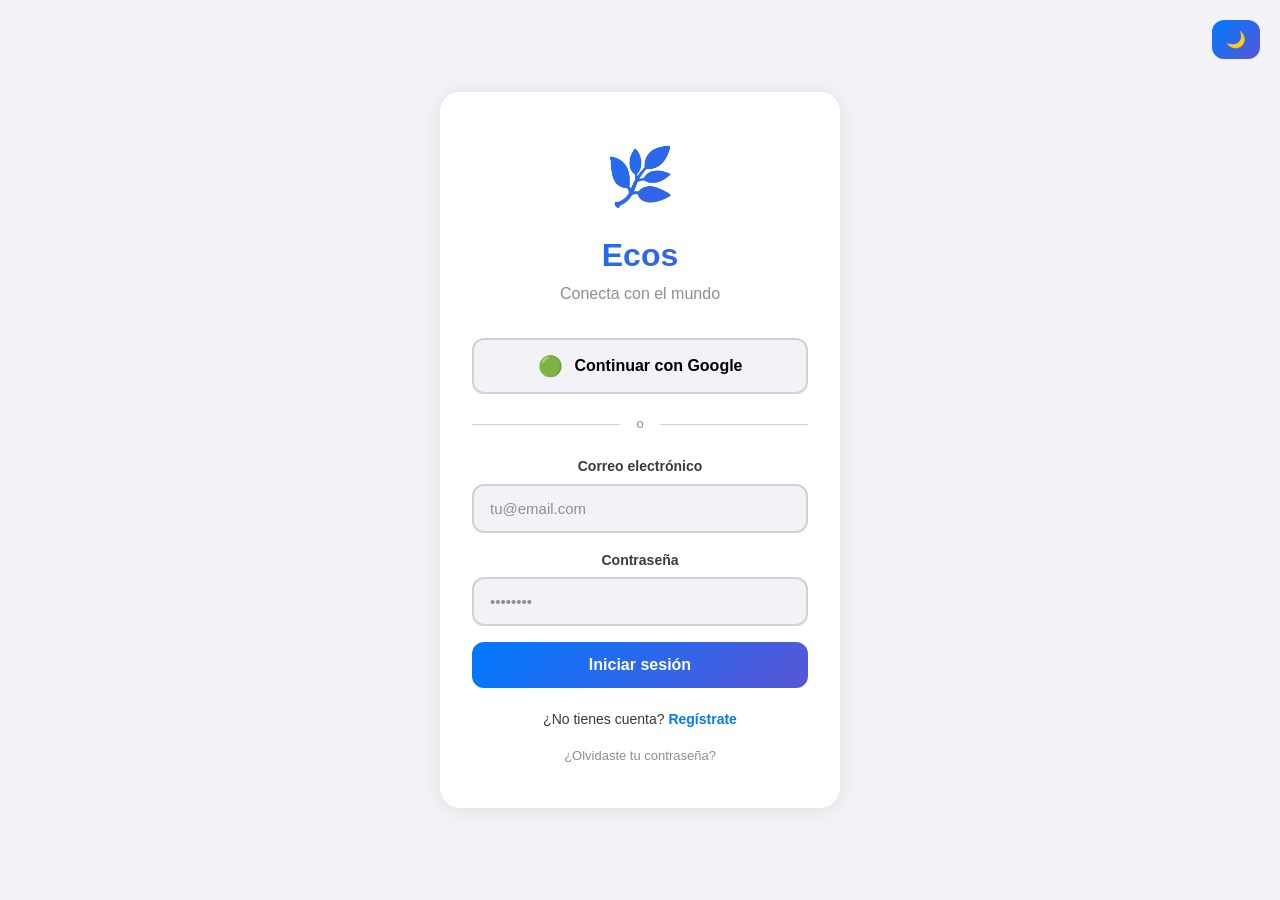
<file: pages/login.html>
<!DOCTYPE html>
<html lang="es">
<head>
    <meta charset="UTF-8">
    <meta name="viewport" content="width=device-width, initial-scale=1.0">
    <title>Ecos - Iniciar Sesión</title>
    <link rel="stylesheet" href="../css/style.css">
    <style>
        body { display:flex; align-items:center; justify-content:center; min-height:100vh; background:var(--bg-primary); padding:20px; }
        .auth-container { max-width:400px; width:100%; }
        .toggle-theme { position:fixed; top:20px; right:20px; z-index:100; }
        .logo-big { font-size:64px; }
        .social-btn { display:flex; align-items:center; justify-content:center; gap:12px; width:100%; padding:14px; border:2px solid var(--border-color); border-radius:12px; background:var(--bg-primary); color:var(--text-primary); font-size:16px; font-weight:600; cursor:pointer; transition:all 0.3s; margin-bottom:10px; }
        .social-btn:hover { border-color:var(--primary); transform:translateY(-2px); }
        .social-btn.google:hover { border-color:#EA4335; }
        .divider { display:flex; align-items:center; gap:16px; color:var(--text-tertiary); font-size:13px; margin:20px 0; }
        .divider hr { flex:1; border:none; border-top:1px solid var(--border-color); }
        .switch-mode { margin-top:20px; color:var(--text-secondary); font-size:14px; }
        .switch-mode a { color:var(--primary); font-weight:600; cursor:pointer; }
        .btn { display:inline-flex; align-items:center; justify-content:center; gap:8px; padding:14px 28px; border:none; border-radius:12px; font-size:16px; font-weight:600; cursor:pointer; transition:all 0.3s; }
        .btn-primary { background:linear-gradient(135deg,#007AFF,#5856D6); color:#fff; }
        .btn-primary:hover { transform:translateY(-2px); box-shadow:0 8px 30px rgba(0,122,255,0.3); }
        .btn-block { width:100%; }
        .input-group { margin-bottom:16px; }
        .input-group label { display:block; font-weight:600; margin-bottom:6px; color:var(--text-secondary); font-size:14px; }
        .input { width:100%; padding:14px 16px; border:2px solid var(--border-color); border-radius:12px; background:var(--bg-primary); color:var(--text-primary); font-size:15px; transition:all 0.3s; font-family:inherit; }
        .input:focus { outline:none; border-color:#007AFF; box-shadow:0 0 0 4px rgba(0,122,255,0.15); }
        .error-msg { background:rgba(255,59,48,0.1); color:#FF3B30; padding:12px 16px; border-radius:12px; margin-bottom:16px; display:none; font-size:14px; }
        .success-msg { background:rgba(52,199,89,0.1); color:#34C759; padding:12px 16px; border-radius:12px; margin-bottom:16px; display:none; font-size:14px; }
    </style>
</head>
<body>
    <button class="toggle-theme btn btn-primary" id="themeToggle" style="padding:10px 14px;">🌙</button>

    <div class="auth-container">
        <div style="text-align:center;margin-bottom:32px;">
            <div class="logo-big">🌿</div>
            <h1 style="font-size:32px;font-weight:700;background:linear-gradient(135deg,#007AFF,#5856D6);-webkit-background-clip:text;-webkit-text-fill-color:transparent;">Ecos</h1>
            <p style="color:var(--text-tertiary);">Conecta con el mundo</p>
        </div>

        <div class="error-msg" id="errorMsg"></div>
        <div class="success-msg" id="successMsg"></div>

        <button class="social-btn google" id="googleBtn">
            <span style="font-size:20px;">🟢</span> Continuar con Google
        </button>

        <div class="divider"><hr><span>o</span><hr></div>

        <form id="authForm">
            <div class="input-group">
                <label>Correo electrónico</label>
                <input type="email" class="input" id="emailInput" placeholder="tu@email.com" required>
            </div>
            <div class="input-group">
                <label>Contraseña</label>
                <input type="password" class="input" id="passwordInput" placeholder="••••••••" required minlength="6">
            </div>
            <button type="submit" class="btn btn-primary btn-block" id="submitBtn">Iniciar sesión</button>
        </form>

        <div class="switch-mode">
            <span id="switchText">¿No tienes cuenta?</span>
            <a id="switchLink">Regístrate</a>
        </div>

        <div style="text-align:center;margin-top:12px;">
            <a id="forgotLink" style="color:var(--text-tertiary);font-size:13px;cursor:pointer;">¿Olvidaste tu contraseña?</a>
        </div>
    </div>

    <script type="importmap">{"imports":{"@supabase/supabase-js":"https://esm.sh/@supabase/supabase-js@2"}}</script>
    <script type="module">
        import { createClient } from '@supabase/supabase-js';
        
        const supabase = createClient(
            'https://ecos-auth.supabase.co',
            'eyJhbGciOiJIUzI1NiIsInR5cCI6IkpXVCJ9.eyJpc3MiOiJzdXBhYmFzZSIsInJlZiI6ImVjb3MtYXV0aCIsInJvbGUiOiJhbm9uIiwiaWF0IjoxNzE5MjM0NTY3LCJleHAiOjIwMzQ4MDU0Njd9.ejemploClaveAuth1234567890'
        );

        const form = document.getElementById('authForm');
        const email = document.getElementById('emailInput');
        const pass = document.getElementById('passwordInput');
        const submitBtn = document.getElementById('submitBtn');
        const errorMsg = document.getElementById('errorMsg');
        const successMsg = document.getElementById('successMsg');
        const switchText = document.getElementById('switchText');
        const switchLink = document.getElementById('switchLink');
        const googleBtn = document.getElementById('googleBtn');
        const forgotLink = document.getElementById('forgotLink');
        const themeToggle = document.getElementById('themeToggle');

        let isLogin = true;

        // Tema oscuro
        if (localStorage.getItem('theme') === 'dark') {
            document.documentElement.setAttribute('data-theme', 'dark');
            themeToggle.textContent = '☀️';
        }

        themeToggle.onclick = () => {
            const current = document.documentElement.getAttribute('data-theme');
            if (current === 'dark') {
                document.documentElement.removeAttribute('data-theme');
                themeToggle.textContent = '🌙';
                localStorage.setItem('theme', 'light');
            } else {
                document.documentElement.setAttribute('data-theme', 'dark');
                themeToggle.textContent = '☀️';
                localStorage.setItem('theme', 'dark');
            }
        };

        function showError(msg) {
            errorMsg.textContent = msg;
            errorMsg.style.display = 'block';
            successMsg.style.display = 'none';
        }

        function showSuccess(msg) {
            successMsg.textContent = msg;
            successMsg.style.display = 'block';
            errorMsg.style.display = 'none';
        }

        function updateUI() {
            if (isLogin) {
                document.querySelector('h1').textContent = 'Bienvenido';
                submitBtn.textContent = 'Iniciar sesión';
                switchText.textContent = '¿No tienes cuenta?';
                switchLink.textContent = 'Regístrate';
                document.querySelector('p').textContent = 'Inicia sesión para continuar';
            } else {
                document.querySelector('h1').textContent = 'Únete a Ecos';
                submitBtn.textContent = 'Crear cuenta';
                switchText.textContent = '¿Ya tienes cuenta?';
                switchLink.textContent = 'Inicia sesión';
                document.querySelector('p').textContent = 'Crea tu cuenta y empieza a compartir';
            }
        }
</file>
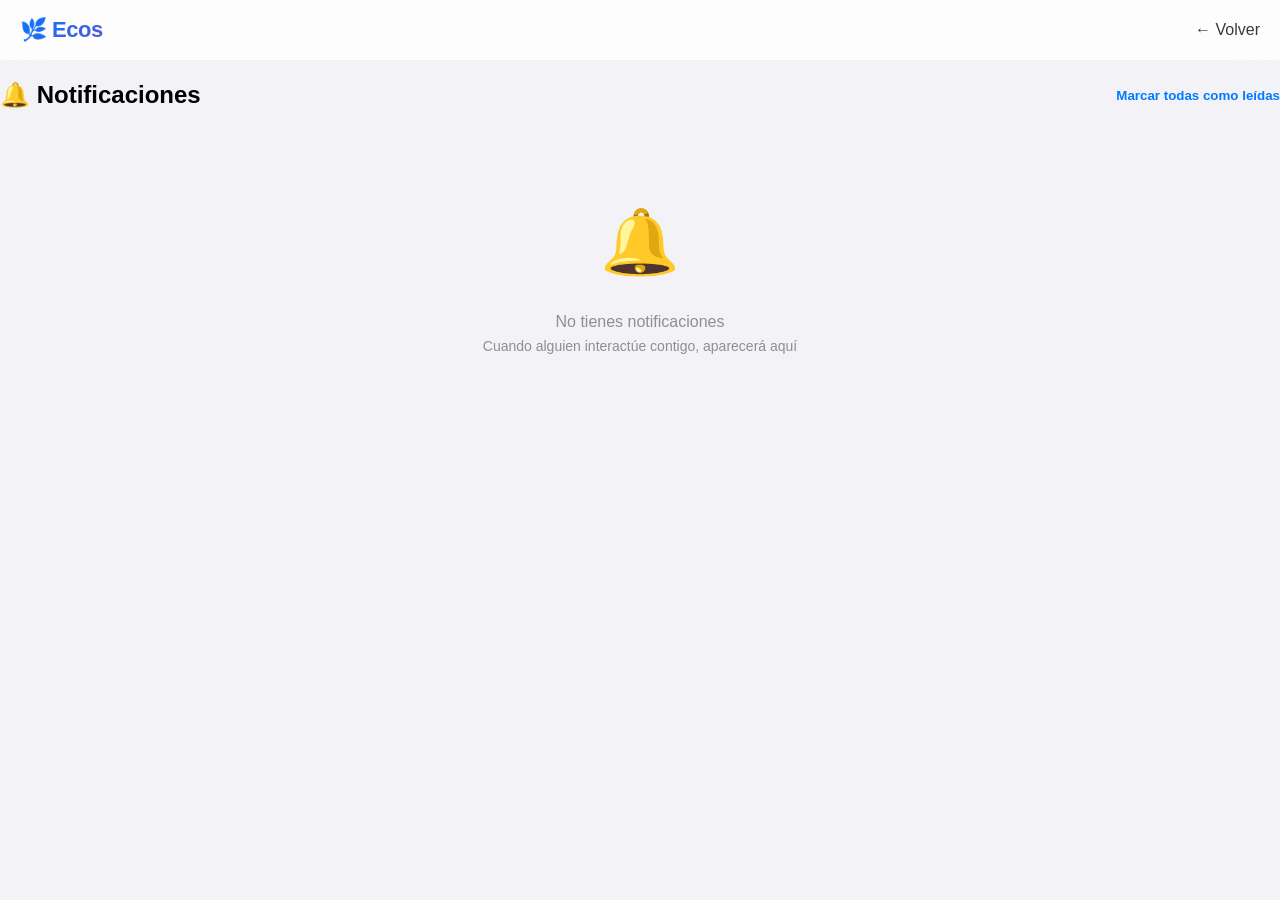
<file: pages/notificaciones.html>
<!DOCTYPE html>
<html lang="es">
<head>
    <meta charset="UTF-8">
    <meta name="viewport" content="width=device-width, initial-scale=1.0">
    <title>Ecos - Notificaciones</title>
    <link rel="stylesheet" href="../css/style.css">
    <style>
        .notification-item { display:flex; align-items:center; gap:12px; padding:12px 16px; border-bottom:1px solid var(--border-color); transition:all 0.3s; cursor:pointer; }
        .notification-item:hover { background:var(--bg-tertiary); }
        .notification-item .icon { font-size:24px; }
        .notification-item .content { flex:1; }
        .notification-item .content .text { font-size:14px; }
        .notification-item .content .time { font-size:12px; color:var(--text-tertiary); }
        .notification-item .avatar { width:44px; height:44px; border-radius:50%; object-fit:cover; }
        .notification-item.unread { background:var(--primary-light); border-left:4px solid var(--primary); }
        .empty-state { text-align:center; padding:60px 20px; color:var(--text-tertiary); }
        .empty-state .icon { font-size:64px; margin-bottom:16px; }
    </style>
</head>
<body>
    <nav class="navbar">
        <div class="logo">🌿 Ecos</div>
        <div class="nav-links"><a href="../index.html" style="color:var(--text-secondary);text-decoration:none;">← Volver</a></div>
    </nav>

    <div class="container">
        <div style="display:flex;justify-content:space-between;align-items:center;padding:16px 0;">
            <h2>🔔 Notificaciones</h2>
            <button id="markAllRead" style="background:none;border:none;color:var(--primary);font-weight:600;cursor:pointer;">Marcar todas como leídas</button>
        </div>

        <div id="notificationsContainer">
            <div class="empty-state">
                <div class="icon">🔔</div>
                <p>No tienes notificaciones</p>
                <p style="font-size:14px;">Cuando alguien interactúe contigo, aparecerá aquí</p>
            </div>
        </div>
    </div>

    <script type="importmap">{"imports":{"@supabase/supabase-js":"https://esm.sh/@supabase/supabase-js@2"}}</script>
    <script type="module">
        import { createClient } from '@supabase/supabase-js';
        const supabaseAuth = createClient('https://ecos-auth.supabase.co','eyJhbGciOiJIUzI1NiIsInR5cCI6IkpXVCJ9.eyJpc3MiOiJzdXBhYmFzZSIsInJlZiI6ImVjb3MtYXV0aCIsInJvbGUiOiJhbm9uIiwiaWF0IjoxNzE5MjM0NTY3LCJleHAiOjIwMzQ4MDU0Njd9.ejemploClaveAuth1234567890');
        const supabaseSocial = createClient('https://ecos-social.supabase.co','eyJhbGciOiJIUzI1NiIsInR5cCI6IkpXVCJ9.eyJpc3MiOiJzdXBhYmFzZSIsInJlZiI6ImVjb3Mtc29jaWFsIiwicm9sZSI6ImFub24iLCJpYXQiOjE3MTkyMzQ1NjksImV4cCI6MjAzNDgwNTQ2OX0.ejemploClaveSocial1234567890');

        const { data: { session } } = await supabaseAuth.auth.getSession();
        if (!session) window.location.href = 'login.html';

        const container = document.getElementById('notificationsContainer');

        async function loadNotifications() {
            const { data: notifs, error } = await supabaseSocial
                .from('notificaciones')
                .select('*')
                .eq('usuario_id', session.user.id)
                .order('creado_en', { ascending: false });

            if (error || !notifs || notifs.length === 0) {
                container.innerHTML = `
                    <div class="empty-state">
                        <div class="icon">🔔</div>
                        <p>No tienes notificaciones</p>
                        <p style="font-size:14px;">Cuando alguien interactúe contigo, aparecerá aquí</p>
                    </div>
                `;
                return;
            }

            let html = '';
            const icons = {
                'like': '❤️',
                'comentario': '💬',
                'seguidor': '👤',
                'mencion': '@',
                'comunidad': '🏛️'
            };

            for (const n of notifs) {
                const icon = icons[n.tipo] || '📌';
                const isUnread = !n.leido;
                html += `
                    <div class="notification-item ${isUnread ? 'unread' : ''}" data-id="${n.id}">
                        <div class="icon">${icon}</div>
                        <div class="content">
                            <div class="text">${n.contenido || 'Nueva notificación'}</div>
                            <div class="time">${new Date(n.creado_en).toLocaleDateString()} ${new Date(n.creado_en).toLocaleTimeString()}</div>
                        </div>
                    </div>
                `;
            }
            container.innerHTML = html;

            // Marcar como leídas al hacer clic
            document.querySelectorAll('.notification-item').forEach(el => {
                el.onclick = async () => {
                    const id = el.dataset.id;
                    await supabaseSocial.from('notificaciones').update({ leido: true }).eq('id', id);
                    el.classList.remove('unread');
                };
            });
        }

        loadNotifications();

        // Marcar todas como leídas
        document.getElementById('markAllRead').onclick = async () => {
            await supabaseSocial.from('notificaciones').update({ leido: true }).eq('usuario_id', session.user.id);
            document.querySelectorAll('.notification-item').forEach(el => el.classList.remove('unread'));
        };
    </script>
</body>
</html>
</file>
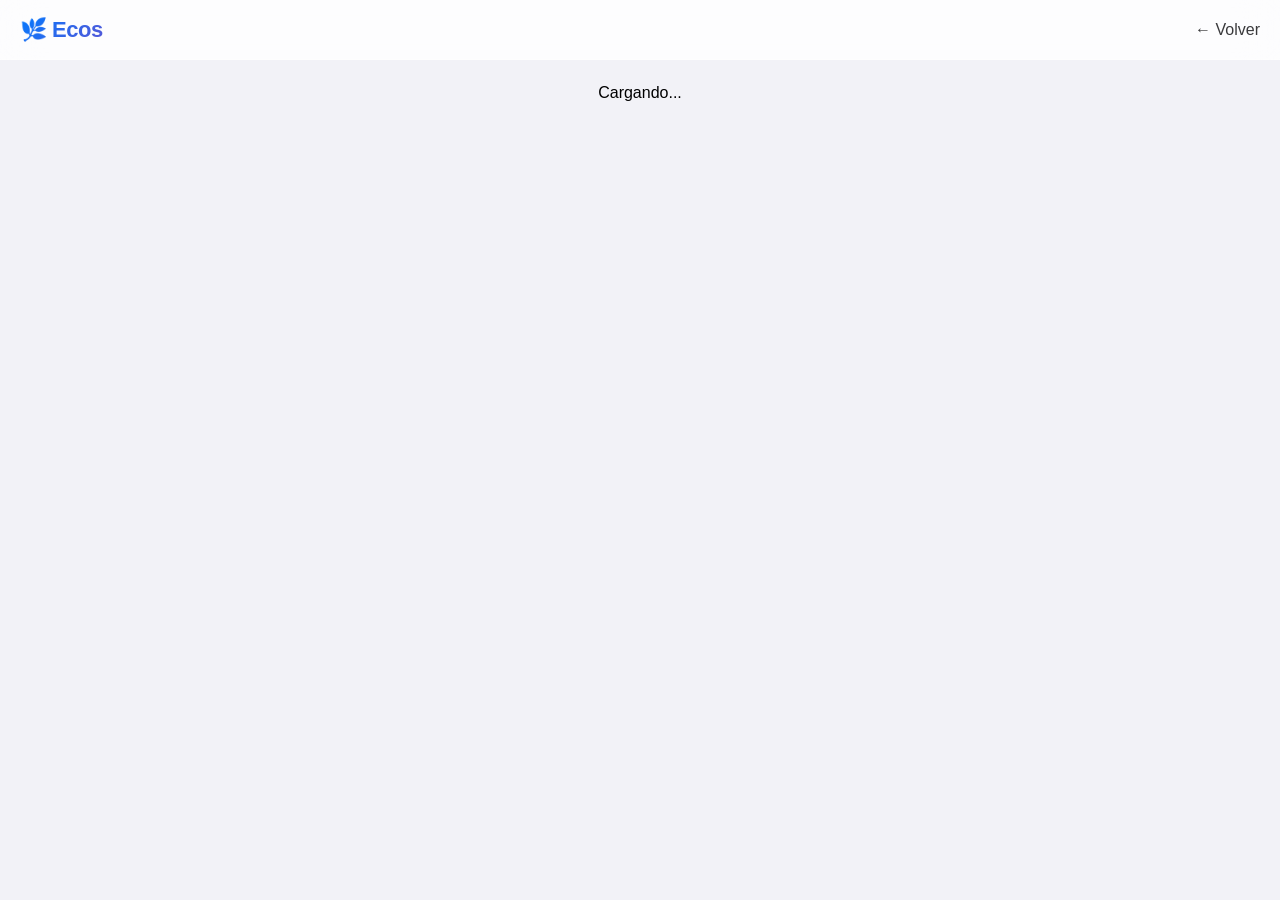
<file: pages/perfil-usuario.html>
<!DOCTYPE html>
<html lang="es">
<head>
    <meta charset="UTF-8">
    <meta name="viewport" content="width=device-width, initial-scale=1.0">
    <title>Ecos - Perfil</title>
    <link rel="stylesheet" href="../css/style.css">
    <style>
        .profile-header { position:relative; margin-bottom:16px; }
        .cover-photo { width:100%; height:140px; background:linear-gradient(135deg,var(--primary),var(--secondary)); border-radius:16px; object-fit:cover; }
        .profile-avatar { width:72px; height:72px; border-radius:50%; border:4px solid var(--bg-card); margin-top:-36px; margin-left:20px; object-fit:cover; }
        .profile-info { padding:0 20px 16px; }
        .profile-name { font-size:20px; font-weight:700; }
        .profile-username { color:var(--text-tertiary); font-size:14px; }
        .profile-bio { margin:8px 0; font-size:14px; }
        .profile-stats { display:flex; gap:24px; margin:8px 0; }
        .stat-number { font-weight:700; }
        .stat-label { color:var(--text-tertiary); font-size:12px; }
        .btn { display:inline-flex; align-items:center; justify-content:center; gap:8px; padding:12px 24px; border:none; border-radius:12px; font-size:15px; font-weight:600; cursor:pointer; transition:all 0.3s; }
        .btn-primary { background:linear-gradient(135deg,#007AFF,#5856D6); color:#fff; }
        .btn-primary:hover { transform:translateY(-2px); box-shadow:0 8px 30px rgba(0,122,255,0.3); }
        .btn-outline { background:transparent; border:2px solid var(--primary); color:var(--primary); }
        .btn-outline:hover { background:var(--primary); color:#fff; }
        .btn-danger { background:#FF3B30; color:#fff; }
        .btn-danger:hover { transform:translateY(-2px); box-shadow:0 8px 30px rgba(255,59,48,0.3); }
        .post-card { background:var(--bg-card); border-radius:16px; padding:16px 20px; margin-bottom:16px; box-shadow:var(--shadow); border:1px solid var(--border-color); }
    </style>
</head>
<body>
    <nav class="navbar">
        <div class="logo">🌿 Ecos</div>
        <div class="nav-links"><a href="../index.html" style="color:var(--text-secondary);text-decoration:none;">← Volver</a></div>
    </nav>

    <div class="container" style="padding-bottom:80px;">
        <div id="profileContainer"><p style="text-align:center;padding:20px;">Cargando...</p></div>
        <div id="postsContainer"></div>
    </div>

    <script type="importmap">{"imports":{"@supabase/supabase-js":"https://esm.sh/@supabase/supabase-js@2"}}</script>
    <script type="module">
        import { createClient } from '@supabase/supabase-js';
        const supabaseAuth = createClient('https://ecos-auth.supabase.co','eyJhbGciOiJIUzI1NiIsInR5cCI6IkpXVCJ9.eyJpc3MiOiJzdXBhYmFzZSIsInJlZiI6ImVjb3MtYXV0aCIsInJvbGUiOiJhbm9uIiwiaWF0IjoxNzE5MjM0NTY3LCJleHAiOjIwMzQ4MDU0Njd9.ejemploClaveAuth1234567890');
        const supabaseContent = createClient('https://ecos-content.supabase.co','eyJhbGciOiJIUzI1NiIsInR5cCI6IkpXVCJ9.eyJpc3MiOiJzdXBhYmFzZSIsInJlZiI6ImVjb3MtY29udGVudCIsInJvbGUiOiJhbm9uIiwiaWF0IjoxNzE5MjM0NTY4LCJleHAiOjIwMzQ4MDU0Njh9.ejemploClaveContent1234567890');
        const supabaseSocial = createClient('https://ecos-social.supabase.co','eyJhbGciOiJIUzI1NiIsInR5cCI6IkpXVCJ9.eyJpc3MiOiJzdXBhYmFzZSIsInJlZiI6ImVjb3Mtc29jaWFsIiwicm9sZSI6ImFub24iLCJpYXQiOjE3MTkyMzQ1NjksImV4cCI6MjAzNDgwNTQ2OX0.ejemploClaveSocial1234567890');

        const urlParams = new URLSearchParams(window.location.search);
        const userId = urlParams.get('id');

        const { data: { session } } = await supabaseAuth.auth.getSession();
        if (!session) window.location.href = 'login.html';

        async function loadProfile() {
            const { data: profile, error } = await supabaseAuth.from('perfiles').select('*').eq('id', userId).single();
            if (error || !profile) {
                document.getElementById('profileContainer').innerHTML = '<p style="color:var(--danger);">❌ Usuario no encontrado</p>';
                return;
            }

            // Contar seguidores
            const { count: followers } = await supabaseSocial.from('seguidores').select('*', { count: 'exact', head: true }).eq('seguido_id', userId);
            const { count: following } = await supabaseSocial.from('seguidores').select('*', { count: 'exact', head: true }).eq('seguidor_id', userId);
            const { count: posts } = await supabaseContent.from('publicaciones').select('*', { count: 'exact', head: true }).eq('usuario_id', userId);

            // Verificar si ya sigo a este usuario
            const { data: followCheck } = await supabaseSocial.from('seguidores').select('*').eq('seguidor_id', session.user.id).eq('seguido_id', userId);
            const isFollowing = followCheck && followCheck.length > 0;

            document.getElementById('profileContainer').innerHTML = `
                <div class="profile-header">
                    <img class="cover-photo" src="${profile.portada_url || 'https://picsum.photos/seed/'+profile.id+'/600/200'}">
                    <img class="profile-avatar" src="${profile.avatar_url || 'https://ui-avatars.com/api/?name='+profile.nombre+'&background=007AFF&color=fff&size=72'}">
                    <div class="profile-info">
                        <div class="profile-name">${profile.nombre || 'Usuario'}</div>
                        <div class="profile-username">@${profile.username || 'usuario'}</div>
                        <div class="profile-bio">${profile.bio || 'Sin biografía'}</div>
                        <div class="profile-stats">
                            <div><span class="stat-number">${followers || 0}</span> <span class="stat-label">Seguidores</span></div>
                            <div><span class="stat-number">${following || 0}</span> <span class="stat-label">Siguiendo</span></div>
                            <div><span class="stat-number">${posts || 0}</span> <span class="stat-label">Publicaciones</span></div>
                        </div>
                        <button class="btn ${isFollowing ? 'btn-danger' : 'btn-primary'} btn-block" id="followBtn">
                            ${isFollowing ? '🔴 Dejar de seguir' : '➕ Seguir'}
                        </button>
                    </div>
                </div>
            `;

            // Seguir/Dejar de seguir
            document.getElementById('followBtn').onclick = async () => {
                const isFollowing = document.getElementById('followBtn').textContent.includes('Dejar');
                if (isFollowing) {
                    await supabaseSocial.from('seguidores').delete().eq('seguidor_id', session.user.id).eq('seguido_id', userId);
                    document.getElementById('followBtn').textContent = '➕ Seguir';
                    document.getElementById('followBtn').className = 'btn btn-primary btn-block';
                } else {
                    await supabaseSocial.from('seguidores').insert([{ seguidor_id: session.user.id, seguido_id: userId }]);
                    document.getElementById('followBtn').textContent = '🔴 Dejar de seguir';
                    document.getElementById('followBtn').className = 'btn btn-danger btn-block';
                }
            };

            loadPosts(userId);
        }

        async function loadPosts(userId) {
            const { data: posts } = await supabaseContent.from('publicaciones').select('*').eq('usuario_id', userId).order('creado_en', { ascending: false });
            const container = document.getElementById('postsContainer');
            if (!posts || posts.length === 0) {
                container.innerHTML = '<p style="text-align:center;color:var(--text-tertiary);padding:20px;">📭 No hay publicaciones</p>';
                return;
            }
            let html = '';
            for (const p of posts) {
                const isEco = p.tipo === 'eco';
                html += `
                    <div class="post-card">
                        <div class="post-header">
                            <img class="post-avatar" src="https://ui-avatars.com/api/?name=U&background=007AFF&color=fff">
                            <div><div class="post-user">Usuario</div><div class="post-username">${new Date(p.creado_en).toLocaleDateString()}</div></div>
                        </div>
                        ${p.titulo ? `<h3>${p.titulo}</h3>` : ''}
                        <div class="post-content">${p.contenido || ''}</div>
                        ${p.media_url ? (isEco ? `<video class="post-media" controls src="${p.media_url}"></video>` : `<img class="post-media" src="${p.media_url}">`) : ''}
                        ${isEco ? '<span style="background:var(--primary-light);color:var(--primary);padding:2px 12px;border-radius:30px;font-size:12px;">🎬 Eco</span>' : ''}
                        <div class="post-actions">
                            <button>❤️ ${p.likes || 0}</button>
                            <button onclick="window.location.href='post.html?id=${p.id}'">💬 ${p.comentarios || 0}</button>
                        </div>
                    </div>
                `;
            }
            container.innerHTML = html;
        }

        loadProfile();
    </script>
</body>
</html>
</file>
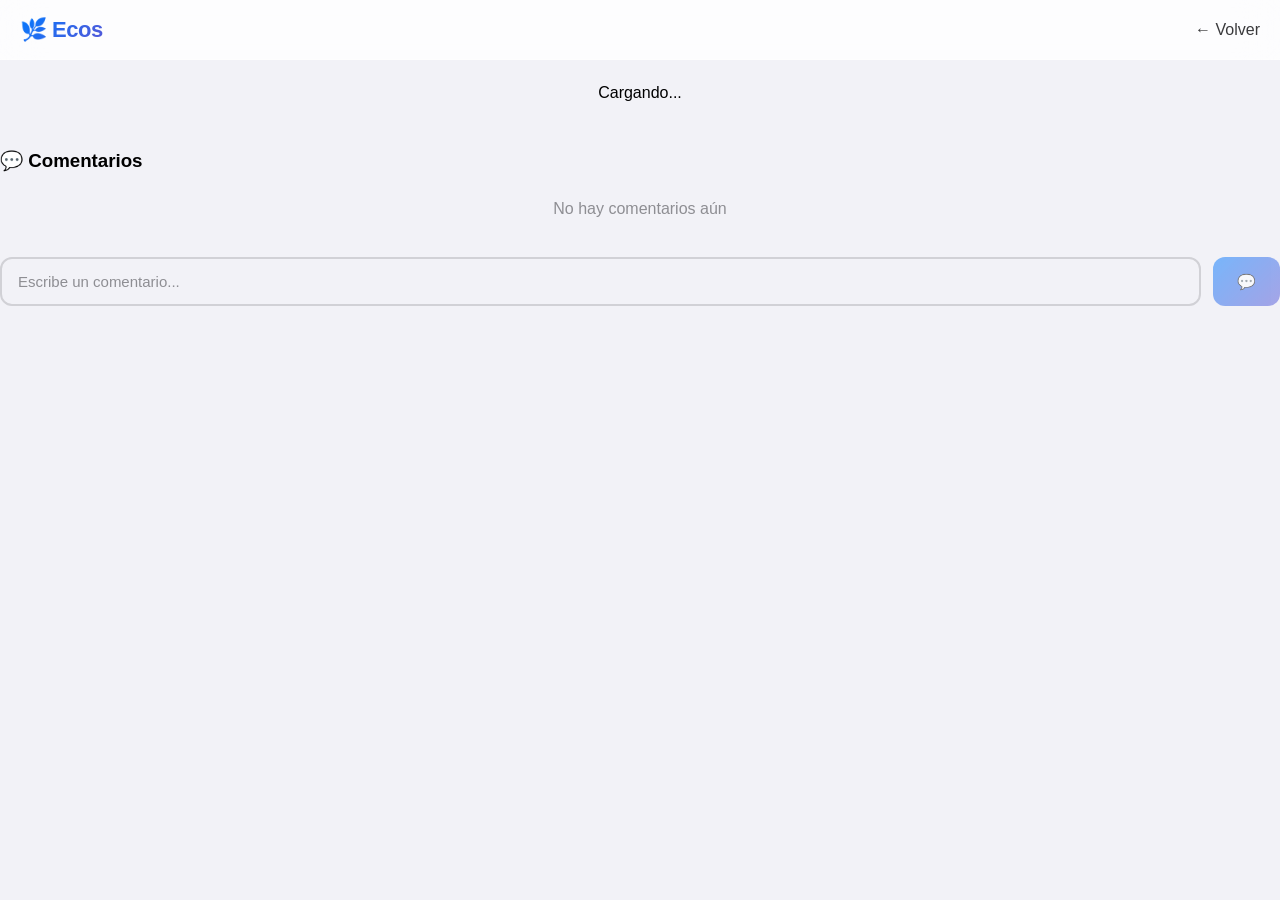
<file: pages/post.html>
<!DOCTYPE html>
<html lang="es">
<head>
    <meta charset="UTF-8">
    <meta name="viewport" content="width=device-width, initial-scale=1.0">
    <title>Ecos - Post</title>
    <link rel="stylesheet" href="../css/style.css">
    <style>
        .comment-item { display:flex; gap:12px; padding:12px 16px; border-bottom:1px solid var(--border-color); }
        .comment-item .avatar { width:36px; height:36px; border-radius:50%; object-fit:cover; }
        .comment-item .content { flex:1; }
        .comment-item .content .name { font-weight:600; font-size:14px; }
        .comment-item .content .text { font-size:14px; margin:4px 0; }
        .comment-item .content .time { font-size:12px; color:var(--text-tertiary); }
        .comment-input { display:flex; gap:12px; padding:16px 0; position:sticky; bottom:0; background:var(--bg-primary); }
        .comment-input .input { flex:1; }
        .btn { display:inline-flex; align-items:center; justify-content:center; gap:8px; padding:12px 24px; border:none; border-radius:12px; font-size:15px; font-weight:600; cursor:pointer; transition:all 0.3s; }
        .btn-primary { background:linear-gradient(135deg,#007AFF,#5856D6); color:#fff; }
        .btn-primary:hover { transform:translateY(-2px); box-shadow:0 8px 30px rgba(0,122,255,0.3); }
        .btn-primary:disabled { opacity:0.5; cursor:not-allowed; }
        .btn-sm { padding:8px 16px; font-size:13px; }
        .post-card { background:var(--bg-card); border-radius:16px; padding:16px 20px; margin-bottom:16px; box-shadow:var(--shadow); border:1px solid var(--border-color); }
    </style>
</head>
<body>
    <nav class="navbar">
        <div class="logo">🌿 Ecos</div>
        <div class="nav-links"><a href="../index.html" style="color:var(--text-secondary);text-decoration:none;">← Volver</a></div>
    </nav>

    <div class="container" style="padding-bottom:100px;">
        <div id="postContainer"><p style="text-align:center;padding:20px;">Cargando...</p></div>

        <h3 style="margin-top:20px;">💬 Comentarios</h3>
        <div id="commentsContainer">
            <p style="text-align:center;color:var(--text-tertiary);padding:20px;">No hay comentarios aún</p>
        </div>

        <div class="comment-input">
            <input type="text" class="input" id="commentInput" placeholder="Escribe un comentario..." maxlength="280">
            <button class="btn btn-primary" id="commentBtn" disabled>💬</button>
        </div>
    </div>

    <script type="importmap">{"imports":{"@supabase/supabase-js":"https://esm.sh/@supabase/supabase-js@2"}}</script>
    <script type="module">
        import { createClient } from '@supabase/supabase-js';
        const supabaseAuth = createClient('https://ecos-auth.supabase.co','eyJhbGciOiJIUzI1NiIsInR5cCI6IkpXVCJ9.eyJpc3MiOiJzdXBhYmFzZSIsInJlZiI6ImVjb3MtYXV0aCIsInJvbGUiOiJhbm9uIiwiaWF0IjoxNzE5MjM0NTY3LCJleHAiOjIwMzQ4MDU0Njd9.ejemploClaveAuth1234567890');
        const supabaseContent = createClient('https://ecos-content.supabase.co','eyJhbGciOiJIUzI1NiIsInR5cCI6IkpXVCJ9.eyJpc3MiOiJzdXBhYmFzZSIsInJlZiI6ImVjb3MtY29udGVudCIsInJvbGUiOiJhbm9uIiwiaWF0IjoxNzE5MjM0NTY4LCJleHAiOjIwMzQ4MDU0Njh9.ejemploClaveContent1234567890');

        const urlParams = new URLSearchParams(window.location.search);
        const postId = urlParams.get('id');

        const { data: { session } } = await supabaseAuth.auth.getSession();
        if (!session) window.location.href = 'login.html';

        // Cargar post
        async function loadPost() {
            const { data: post, error } = await supabaseContent.from('publicaciones').select('*').eq('id', postId).single();
            if (error || !post) {
                document.getElementById('postContainer').innerHTML = '<p style="color:var(--danger);">❌ Post no encontrado</p>';
                return;
            }

            const isEco = post.tipo === 'eco';
            document.getElementById('postContainer').innerHTML = `
                <div class="post-card">
                    <div class="post-header">
                        <img class="post-avatar" src="https://ui-avatars.com/api/?name=U&background=007AFF&color=fff">
                        <div><div class="post-user">Usuario</div><div class="post-username">${new Date(post.creado_en).toLocaleString()}</div></div>
                    </div>
                    ${post.titulo ? `<h2>${post.titulo}</h2>` : ''}
                    <div class="post-content">${post.contenido || ''}</div>
                    ${post.media_url ? (isEco ? `<video class="post-media" controls src="${post.media_url}"></video>` : `<img class="post-media" src="${post.media_url}">`) : ''}
                    ${isEco ? '<span style="background:var(--primary-light);color:var(--primary);padding:2px 12px;border-radius:30px;font-size:12px;">🎬 Eco</span>' : ''}
                    <div class="post-actions">
                        <button onclick="likePost('${post.id}')">❤️ <span id="likes-${post.id}">${post.likes || 0}</span></button>
                        <button>💬 ${post.comentarios || 0}</button>
                    </div>
                </div>
            `;
            loadComments();
        }

        // Cargar comentarios
        async function loadComments() {
            const { data: comments } = await supabaseContent.from('comentarios').select('*').eq('publicacion_id', postId).order('creado_en', { ascending: true });
            const container = document.getElementById('commentsContainer');
            if (!comments || comments.length === 0) {
                container.innerHTML = '<p style="text-align:center;color:var(--text-tertiary);padding:20px;">💬 No hay comentarios aún. ¡Sé el primero!</p>';
                return;
            }
            let html = '';
            for (const c of comments) {
                html += `
                    <div class="comment-item">
                        <img class="avatar" src="https://ui-avatars.com/api/?name=U&background=007AFF&color=fff">
                        <div class="content">
                            <div class="name">Usuario</div>
                            <div class="text">${c.contenido}</div>
                            <div class="time">${new Date(c.creado_en).toLocaleString()}</div>
                        </div>
                    </div>
                `;
            }
            container.innerHTML = html;
        }

        loadPost();

        // Comentar
        const commentInput = document.getElementById('commentInput');
        const commentBtn = document.getElementById('commentBtn');

        commentInput.addEventListener('input', () => {
            commentBtn.disabled = !commentInput.value.trim();
        });

        commentBtn.onclick = async () => {
            const text = commentInput.value.trim();
            if (!text) return;
            commentBtn.disabled = true;
            commentBtn.textContent = '⏳';
            try {
                const { error } = await supabaseContent.from('comentarios').insert([{
                    publicacion_id: postId,
                    usuario_id: session.user.id,
                    contenido: text
                }]);
                if (error) throw new Error(error.message);
                commentInput.value = '';
                commentBtn.disabled = true;
                commentBtn.textContent = '💬';
                loadComments();
            } catch (err) {
                alert('❌ ' + err.message);
                commentBtn.disabled = false;
                commentBtn.textContent = '💬';
            }
        };

        window.likePost = async (id) => {
            alert('❤️ Función de like (próximamente)');
        };
    </script>
</body>
</html>
</file>
<file: css/style.css>
/* ============================================
   ECOS - ESTILOS MODERNOS (iPhone Style)
   ============================================ */

:root {
    /* Colores principales */
    --primary: #007AFF;
    --primary-dark: #0055CC;
    --primary-light: #E5F0FF;
    --secondary: #5856D6;
    --success: #34C759;
    --danger: #FF3B30;
    --warning: #FF9500;
    --info: #5AC8FA;
    
    /* Modo claro */
    --bg-primary: #F2F2F7;
    --bg-secondary: #FFFFFF;
    --bg-tertiary: #E5E5EA;
    --bg-card: #FFFFFF;
    --text-primary: #000000;
    --text-secondary: #3A3A3C;
    --text-tertiary: #8E8E93;
    --border-color: #D1D1D6;
    --shadow: 0 2px 20px rgba(0,0,0,0.08);
    --shadow-hover: 0 8px 40px rgba(0,0,0,0.12);
    --glass-bg: rgba(255,255,255,0.8);
    --glass-border: rgba(255,255,255,0.3);
}

[data-theme="dark"] {
    --bg-primary: #000000;
    --bg-secondary: #1C1C1E;
    --bg-tertiary: #2C2C2E;
    --bg-card: #1C1C1E;
    --text-primary: #FFFFFF;
    --text-secondary: #EBEBF5;
    --text-tertiary: #8E8E93;
    --border-color: #3A3A3C;
    --shadow: 0 2px 20px rgba(0,0,0,0.4);
    --shadow-hover: 0 8px 40px rgba(0,0,0,0.6);
    --glass-bg: rgba(28,28,30,0.8);
    --glass-border: rgba(255,255,255,0.1);
}

/* ===== RESET Y BASE ===== */
* {
    margin: 0;
    padding: 0;
    box-sizing: border-box;
    -webkit-tap-highlight-color: transparent;
}

body {
    font-family: -apple-system, BlinkMacSystemFont, 'SF Pro Display', 'Helvetica Neue', sans-serif;
    background: var(--bg-primary);
    color: var(--text-primary);
    transition: background 0.3s ease, color 0.3s ease;
    line-height: 1.6;
    padding-bottom: 80px;
    min-height: 100vh;
    overflow-x: hidden;
}

/* ===== SCROLLBAR ===== */
::-webkit-scrollbar { width: 0; height: 0; }
::-webkit-scrollbar-track { background: transparent; }
::-webkit-scrollbar-thumb { background: var(--primary); border-radius: 20px; }

/* ===== NAVBAR SUPERIOR ===== */
.navbar {
    background: var(--glass-bg);
    backdrop-filter: blur(20px);
    -webkit-backdrop-filter: blur(20px);
    border-bottom: 1px solid var(--glass-border);
    padding: 12px 20px;
    display: flex;
    justify-content: space-between;
    align-items: center;
    position: sticky;
    top: 0;
    z-index: 100;
    transition: all 0.3s ease;
}

.navbar .logo {
    font-size: 22px;
    font-weight: 700;
    background: linear-gradient(135deg, var(--primary), var(--secondary));
    -webkit-background-clip: text;
    -webkit-text-fill-color: transparent;
    letter-spacing: -0.5px;
}

.navbar .logo span {
    -webkit-text-fill-color: var(--text-primary);
}

.navbar-actions {
    display: flex;
    align-items: center;
    gap: 16px;
}

.navbar-actions button {
    background: none;
    border: none;
    color: var(--text-secondary);
    font-size: 20px;
    cursor: pointer;
    padding: 8px;
    border-radius: 50%;
    transition: all 0.3s ease;
    position: relative;
}

.navbar-actions button:hover {
    background: var(--bg-tertiary);
    transform: scale(1.05);
}

.notification-badge {
    position: absolute;
    top: 4px;
    right: 4px;
    background: var(--danger);
    color: white;
    font-size: 10px;
    font-weight: 600;
    width: 18px;
    height: 18px;
    border-radius: 50%;
    display: flex;
    align-items: center;
    justify-content: center;
}

/* ===== BOTTOM NAVIGATION (iOS Style) ===== */
.bottom-nav {
    position: fixed;
    bottom: 0;
    left: 0;
    right: 0;
    background: var(--glass-bg);
    backdrop-filter: blur(20px);
    -webkit-backdrop-filter: blur(20px);
    border-top: 1px solid var(--glass-border);
    display: flex;
    justify-content: space-around;
    align-items: center;
    padding: 8px 0 24px 0;
    z-index: 200;
}

.bottom-nav-item {
    display: flex;
    flex-direction: column;
    align-items: center;
    gap: 2px;
    background: none;
    border: none;
    color: var(--text-tertiary);
    font-size: 10px;
    font-weight: 500;
    cursor: pointer;
    padding: 4px 16px;
    transition: all 0.3s ease;
    position: relative;
}

.bottom-nav-item .icon {
    font-size: 24px;
    transition: all 0.3s ease;
}

.bottom-nav-item.active {
    color: var(--primary);
}

.bottom-nav-item.active .icon {
    transform: scale(1.1);
}

.bottom-nav-item .badge {
    position: absolute;
    top: -2px;
    right: 4px;
    background: var(--danger);
    color: white;
    font-size: 10px;
    font-weight: 600;
    min-width: 18px;
    height: 18px;
    border-radius: 50%;
    display: flex;
    align-items: center;
    justify-content: center;
    padding: 0 4px;
}

.create-btn {
    background: linear-gradient(135deg, var(--primary), var(--secondary));
    color: white !important;
    width: 52px;
    height: 52px;
    border-radius: 50%;
    display: flex;
    align-items: center;
    justify-content: center;
    font-size: 28px;
    margin-top: -16px;
    box-shadow: 0 4px 20px rgba(0, 122, 255, 0.4);
    transition: all 0.3s ease;
}

.create-btn:hover {
    transform: scale(1.05);
    box-shadow: 0 6px 30px rgba(0, 122, 255, 0.5);
}

/* ===== CARDS (Estilo iOS) ===== */
.card {
    background: var(--bg-card);
    border-radius: 16px;
    padding: 16px 20px;
    margin-bottom: 16px;
    box-shadow: var(--shadow);
    transition: all 0.3s ease;
    border: 1px solid var(--border-color);
}

.card:hover {
    box-shadow: var(--shadow-hover);
    transform: translateY(-2px);
}

/* ===== POSTS ===== */
.post-header {
    display: flex;
    align-items: center;
    gap: 12px;
    margin-bottom: 12px;
}

.post-avatar {
    width: 44px;
    height: 44px;
    border-radius: 50%;
    object-fit: cover;
    border: 2px solid var(--primary);
}

.post-user {
    font-weight: 600;
    font-size: 15px;
    color: var(--text-primary);
}

.post-username {
    font-weight: 400;
    color: var(--text-tertiary);
    font-size: 13px;
}

.post-time {
    color: var(--text-tertiary);
    font-size: 12px;
}

.post-content {
    font-size: 15px;
    line-height: 1.7;
    margin-bottom: 12px;
    color: var(--text-primary);
}

.post-media {
    width: 100%;
    border-radius: 12px;
    margin: 10px 0;
    max-height: 500px;
    object-fit: cover;
}

.post-actions {
    display: flex;
    gap: 24px;
    padding-top: 12px;
    border-top: 1px solid var(--border-color);
}

.post-actions button {
    background: none;
    border: none;
    color: var(--text-tertiary);
    font-size: 14px;
    font-weight: 500;
    cursor: pointer;
    display: flex;
    align-items: center;
    gap: 6px;
    padding: 6px 12px;
    border-radius: 20px;
    transition: all 0.3s ease;
}

.post-actions button:hover {
    background: var(--bg-tertiary);
    color: var(--primary);
}

.post-actions .liked {
    color: var(--danger);
}

.post-actions .liked:hover {
    background: rgba(255, 59, 48, 0.1);
}

/* ===== INPUTS ===== */
.input-group {
    margin-bottom: 16px;
}

.input-group label {
    display: block;
    font-weight: 600;
    margin-bottom: 6px;
    color: var(--text-secondary);
    font-size: 14px;
}

.input {
    width: 100%;
    padding: 14px 16px;
    border: 2px solid var(--border-color);
    border-radius: 12px;
    background: var(--bg-primary);
    color: var(--text-primary);
    font-size: 15px;
    transition: all 0.3s ease;
    font-family: inherit;
}

.input:focus {
    outline: none;
    border-color: var(--primary);
    box-shadow: 0 0 0 4px rgba(0, 122, 255, 0.15);
}

.input::placeholder {
    color: var(--text-tertiary);
}

textarea.input {
    min-height: 120px;
    resize: vertical;
}

/* ===== BOTONES ===== */
.btn {
    display: inline-flex;
    align-items: center;
    justify-content: center;
    gap: 8px;
    padding: 14px 28px;
    border: none;
    border-radius: 12px;
    font-size: 16px;
    font-weight: 600;
    cursor: pointer;
    transition: all 0.3s ease;
    font-family: inherit;
}

.btn-primary {
    background: linear-gradient(135deg, var(--primary), var(--secondary));
    color: white;
}

.btn-primary:hover {
    transform: translateY(-2px);
    box-shadow: 0 8px 30px rgba(0, 122, 255, 0.3);
}

.btn-primary:active {
    transform: scale(0.98);
}

.btn-outline {
    background: transparent;
    border: 2px solid var(--primary);
    color: var(--primary);
}

.btn-outline:hover {
    background: var(--primary);
    color: white;
}

.btn-block {
    width: 100%;
    justify-content: center;
}

.btn-danger {
    background: var(--danger);
    color: white;
}

.btn-success {
    background: var(--success);
    color: white;
}

/* ===== MODAL ===== */
.modal-overlay {
    position: fixed;
    top: 0;
    left: 0;
    right: 0;
    bottom: 0;
    background: rgba(0,0,0,0.5);
    backdrop-filter: blur(10px);
    z-index: 999;
    display: flex;
    align-items: center;
    justify-content: center;
    padding: 20px;
    animation: fadeIn 0.3s ease;
}

.modal {
    background: var(--bg-secondary);
    border-radius: 20px;
    max-width: 500px;
    width: 100%;
    max-height: 90vh;
    overflow-y: auto;
    padding: 24px;
    animation: slideUp 0.3s ease;
}

@keyframes fadeIn {
    from { opacity: 0; }
    to { opacity: 1; }
}

@keyframes slideUp {
    from { transform: translateY(40px); opacity: 0; }
    to { transform: translateY(0); opacity: 1; }
}

/* ===== AUTH ===== */
.auth-container {
    max-width: 400px;
    margin: 60px auto;
    padding: 40px 32px;
    background: var(--bg-secondary);
    border-radius: 20px;
    box-shadow: var(--shadow);
    text-align: center;
}

.auth-container .logo-big {
    font-size: 56px;
    font-weight: 700;
    background: linear-gradient(135deg, var(--primary), var(--secondary));
    -webkit-background-clip: text;
    -webkit-text-fill-color: transparent;
    margin-bottom: 8px;
}

.auth-container h2 {
    font-size: 24px;
    margin-bottom: 4px;
}

.auth-container p {
    color: var(--text-tertiary);
    margin-bottom: 24px;
}

.social-btn {
    display: flex;
    align-items: center;
    justify-content: center;
    gap: 12px;
    width: 100%;
    padding: 14px;
    border: 2px solid var(--border-color);
    border-radius: 12px;
    background: var(--bg-primary);
    color: var(--text-primary);
    font-size: 16px;
    font-weight: 600;
    cursor: pointer;
    transition: all 0.3s ease;
    margin-bottom: 10px;
}

.social-btn:hover {
    border-color: var(--primary);
    background: var(--primary-light);
    transform: translateY(-2px);
}

.social-btn.google:hover {
    border-color: #EA4335;
    background: rgba(234, 67, 53, 0.05);
}

.social-btn .icon {
    font-size: 20px;
}

.divider {
    display: flex;
    align-items: center;
    gap: 16px;
    color: var(--text-tertiary);
    font-size: 13px;
    margin: 20px 0;
}

.divider hr {
    flex: 1;
    border: none;
    border-top: 1px solid var(--border-color);
}

.switch-mode {
    margin-top: 20px;
    color: var(--text-secondary);
    font-size: 14px;
}

.switch-mode a {
    color: var(--primary);
    font-weight: 600;
    cursor: pointer;
    text-decoration: none;
}

.switch-mode a:hover {
    text-decoration: underline;
}

/* ===== RESPONSIVE ===== */
@media (max-width: 640px) {
    .container {
        padding: 0 12px;
    }
    
    .auth-container {
        margin: 40px 16px;
        padding: 32px 20px;
    }
    
    .post-actions {
        flex-wrap: wrap;
        gap: 8px;
    }
    
    .bottom-nav {
        padding: 4px 0 16px 0;
    }
    
    .bottom-nav-item {
        padding: 4px 8px;
        font-size: 9px;
    }
    
    .bottom-nav-item .icon {
        font-size: 20px;
    }
    
    .create-btn {
        width: 44px;
        height: 44px;
        font-size: 24px;
    }
}

/* ===== UTILITY CLASSES ===== */
.text-center { text-align: center; }
.text-muted { color: var(--text-tertiary); }
.mt-8 { margin-top: 8px; }
.mt-16 { margin-top: 16px; }
.mt-24 { margin-top: 24px; }
.mb-8 { margin-bottom: 8px; }
.mb-16 { margin-bottom: 16px; }
.flex { display: flex; }
.flex-center { display: flex; align-items: center; justify-content: center; }
.gap-8 { gap: 8px; }
.gap-16 { gap: 16px; }
.w-full { width: 100%; }
.hidden { display: none; }

/* ===== SKELETON LOADING ===== */
.skeleton {
    background: var(--bg-tertiary);
    border-radius: 8px;
    animation: pulse 1.5s ease-in-out infinite;
}

@keyframes pulse {
    0%, 100% { opacity: 1; }
    50% { opacity: 0.5; }
}

/* ===== GLASSMORPHISM ===== */
.glass {
    background: var(--glass-bg);
    backdrop-filter: blur(20px);
    -webkit-backdrop-filter: blur(20px);
    border: 1px solid var(--glass-border);
}
</file>
